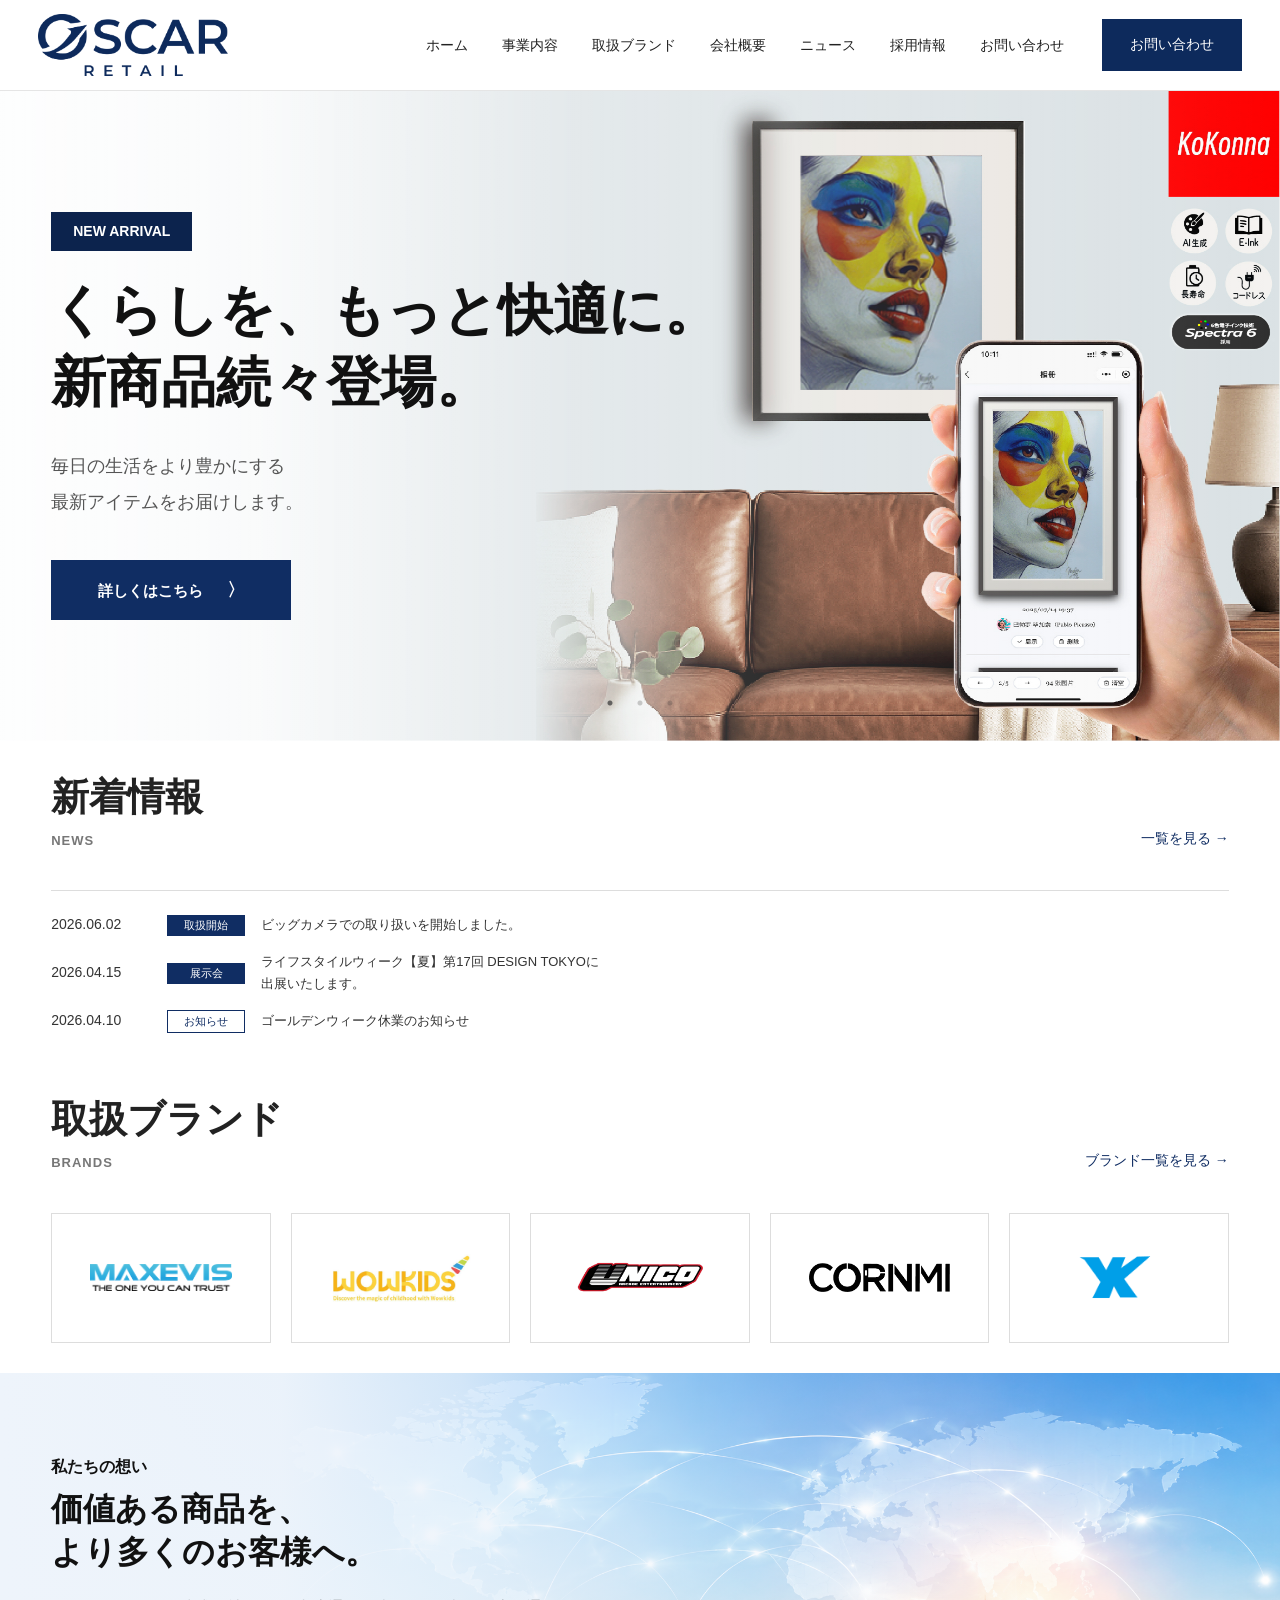
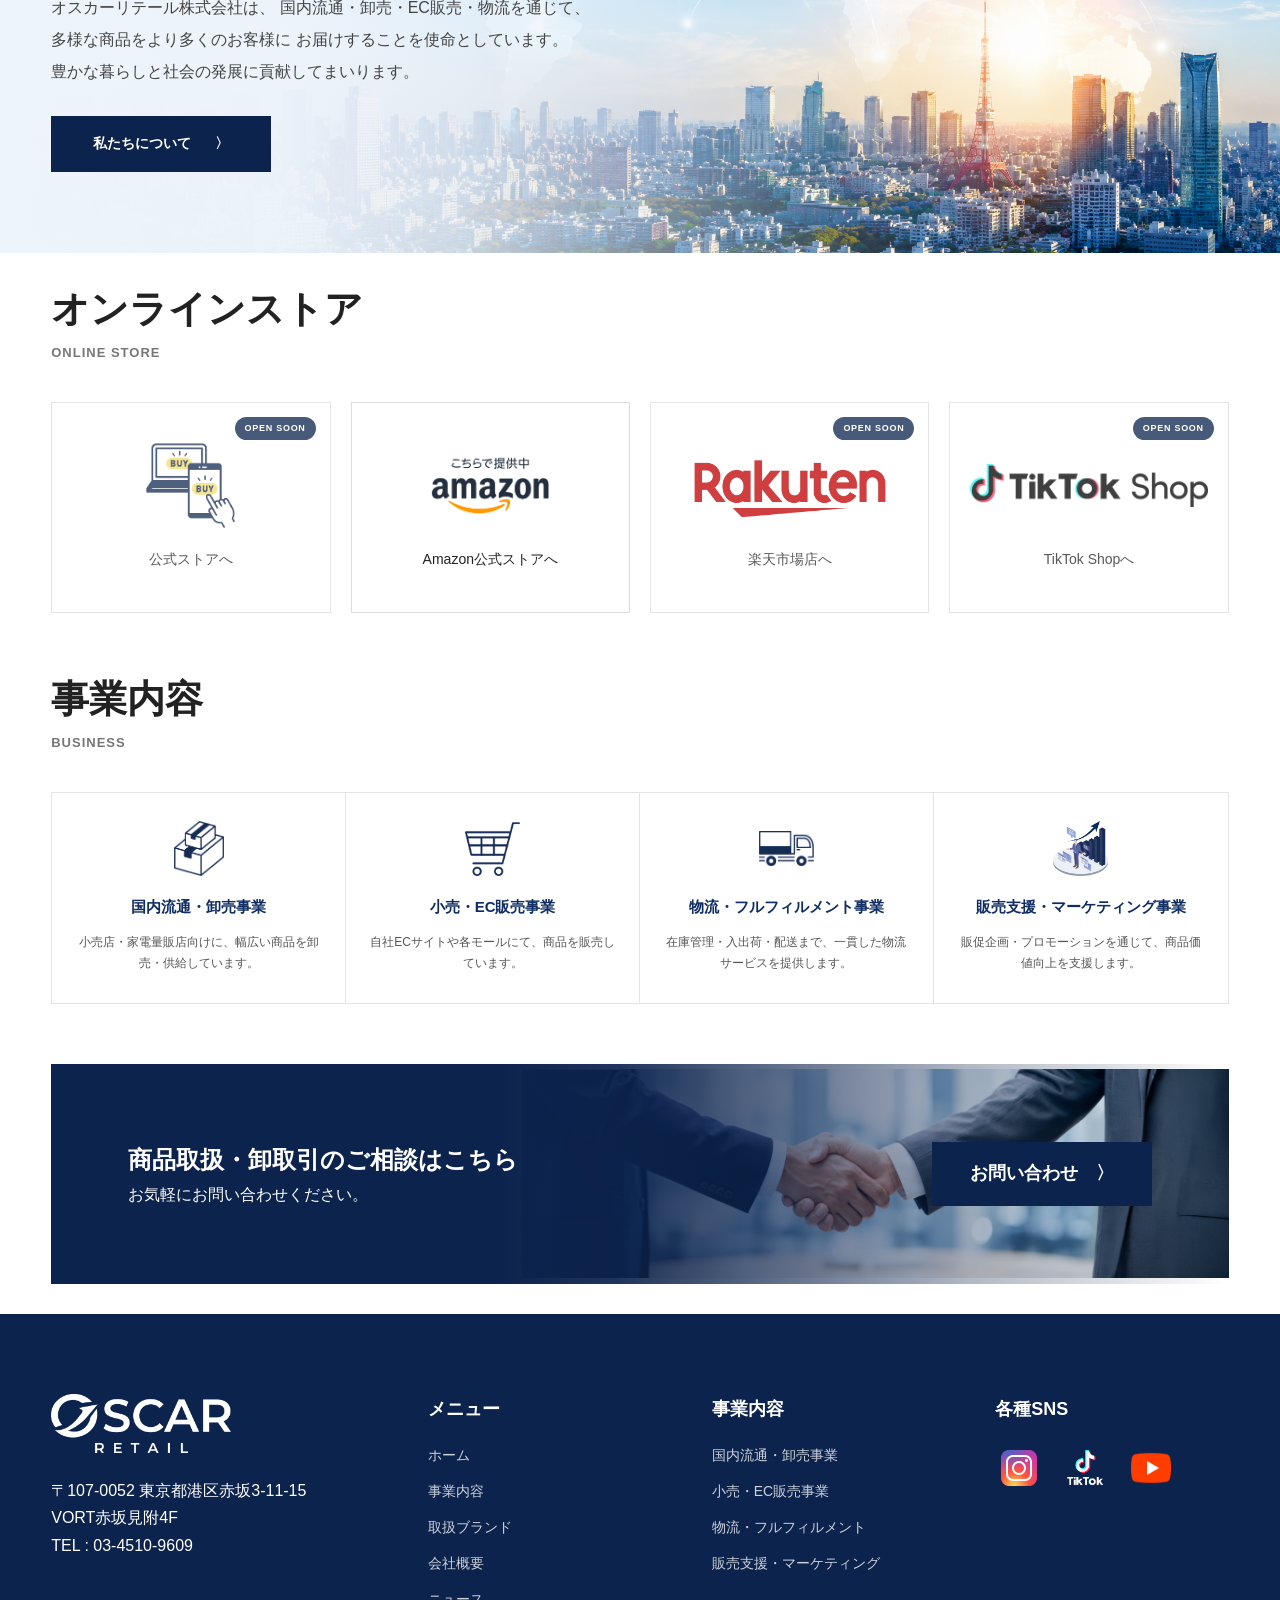
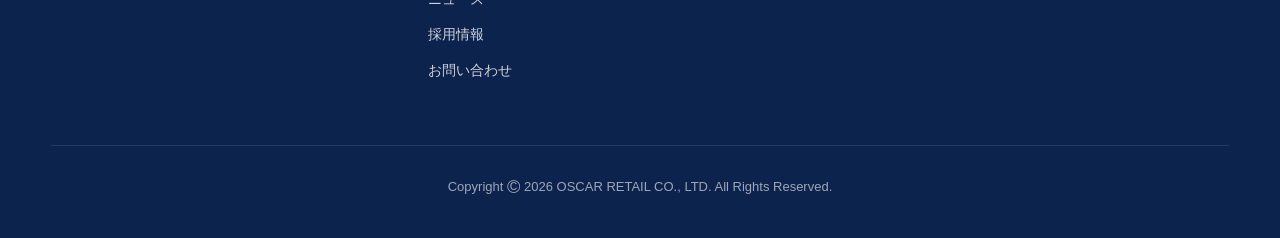
<file: index.html>
<!doctype html>
<html lang="ja">
<head>
  <meta charset="UTF-8" />
  <meta name="viewport" content="width=device-width, initial-scale=1.0" />
  <title>OSCAR RETAIL</title>
  <link rel="stylesheet" href="CSS/style.css">
  <link rel="preconnect" href="https://fonts.googleapis.com">
  <link rel="preconnect" href="https://fonts.gstatic.com" crossorigin>
  <link rel="stylesheet" href="CSS/slick.css">
<link rel="stylesheet" href="CSS/slick-theme.css">
<link rel="stylesheet" href="CSS/style.css">

</head>

<body>

  <!-- HEADER -->
<header class="header">

  <div class="header-inner">

    <a href="index.html" class="logo">

      <img src="images/retail_logo.png" alt="OSCAR RETAIL">

    </a>

    <!-- ハンバーガー -->
    <button class="menu-btn" id="menuBtn">
      <span></span>
      <span></span>
      <span></span>
    </button>

    <nav class="nav" id="globalNav">

      <ul>
        <li><a href="index.html">ホーム</a></li>
        <li><a href="business.html">事業内容</a></li>
        <li><a href="brands.html">取扱ブランド</a></li>
        <li><a href="company.html">会社概要</a></li>
        <li><a href="news.html">ニュース</a></li>
        <li><a href="recruit.html">採用情報</a></li>
        <li><a href="contact.html">お問い合わせ</a></li>
      </ul>

      <a href="contact.html" class="contact-btn">
        お問い合わせ
      </a>

    </nav>

  </div>

</header>

  <!-- HERO -->
<section class="hero">

  <div class="hero-slider">

<div class="hero-slide slide02"></div>

<div class="hero-slide slide03"></div>

 <div class="hero-slide slide01"></div>

  </div>

  <div class="hero-content">

    <span class="hero-label">NEW ARRIVAL</span>

    <h1>
      くらしを、もっと快適に。<br>
      新商品続々登場。
    </h1>

    <p>
      毎日の生活をより豊かにする<br>
      最新アイテムをお届けします。
    </p>

    <a href="news.html" class="hero-btn">
      詳しくはこちら
      <span>〉</span>
    </a>

  </div>

</section>

  <!-- NEWS -->
  <section>

    <div class="container">

      <div class="section-head">

        <h2 class="section-title">
          新着情報
          <span>NEWS</span>
        </h2>

        <a href="news.html" class="more-link">
          一覧を見る →
        </a>

      </div>

      <div class="news-list">

  <div class="news-column">

  <a href="news.html#biccamera" class="news-item">
    <div class="news-date">2026.06.02</div>
    <div class="news-category">取扱開始</div>
    <p>ビッグカメラでの取り扱いを開始しました。</p>
  </a>

  <a href="news.html#design-tokyo" class="news-item">
    <div class="news-date">2026.04.15</div>
    <div class="news-category">展示会</div>
    <p>ライフスタイルウィーク【夏】第17回 DESIGN TOKYOに出展いたします。</p>
  </a>

  <a href="news.html#gw" class="news-item">
    <div class="news-date">2026.04.10</div>
    <div class="news-category news-category-light">お知らせ</div>
    <p>ゴールデンウィーク休業のお知らせ</p>
  </a>

</div>

  </div>

<!-- NEWS 
  <div class="news-column">

    <div class="news-item">
      <div class="news-date">2026.05.07</div>
      <div class="news-category news-category-light">お知らせ</div>
      <p>コーポレートサイトをリニューアルしました。</p>
    </div>
	
	<div class="news-item">
      <div class="news-date">2026.05.07</div>
      <div class="news-category">展示会</div>
      <p>
	  広州交易会&深圳礼品展に参加しました。</p>
    </div>

  </div>-->

</div>

  </section>

  <!-- BRAND -->
  <section>

    <div class="container">

      <div class="section-head">

        <h2 class="section-title">
          取扱ブランド
          <span>BRANDS</span>
        </h2>

        <a href="brands.html" class="more-link">
          ブランド一覧を見る →
        </a>

      </div>

     <div class="brand-grid">

  <a href="brands.html#maxevis" class="brand-card">
    <img src="images/maxevis_logo.png" alt="MAXEVIS">
  </a>

  <a href="brands.html#wowkids" class="brand-card">
    <img src="images/wowkids_logo.png" alt="WOWKIDS">
  </a>

  <a href="brands.html#unico" class="brand-card">
    <img src="images/unico_logo.png" alt="UNICO">
  </a>

  <a href="brands.html#cornmi" class="brand-card">
    <img src="images/cornmi_logo.png" alt="CORNMI">
  </a>

  <a href="brands.html#yuko" class="brand-card">
    <img src="images/yuko_logo.png" alt="YUKO">
  </a>

</div>
    </div>

  </section>

 <!-- MESSAGE -->
<section class="concept-section">

 <!-- 私たちの想い背景
 <img src="images/concept-bg2.png" alt="" class="concept-bg">-->

  <div class="concept-overlay"></div>

  <div class="container concept-inner">

    <div class="concept-content">

      <p class="concept-subtitle">私たちの想い</p>

      <h2>
        価値ある商品を、<br>
        より多くのお客様へ。
      </h2>

      <p class="concept-text">
        オスカーリテール株式会社は、
        国内流通・卸売・EC販売・物流を通じて、<br>
        多様な商品をより多くのお客様に
        お届けすることを使命としています。<br>
        豊かな暮らしと社会の発展に貢献してまいります。
      </p>

      <a href="company.html" class="concept-btn">
        私たちについて
        <span>〉</span>
      </a>

    </div>

  </div>

</section>

  <!-- ONLINE STORE -->
  <section>

    <div class="container">

      <div class="section-head">

        <h2 class="section-title">
          オンラインストア
          <span>ONLINE STORE</span>
        </h2>

      </div>

      <div class="store-grid">

        <a href="javascript:void(0);" class="store-card is-coming">
		<span class="coming-badge">OPEN SOON</span>
          <img src="images/ecshop.png" alt="">
          <p>公式ストアへ</p>
        </a>

        <a href="https://www.amazon.co.jp/b?node=26286483051&ie=UTF8&marketplaceID=A1VC38T7YXB528&me=A2MOR02J39QCSZ" class="store-card">
          <img src="images/amazon.png" alt="">
          <p>Amazon公式ストアへ</p>
        </a>

        <a href="javascript:void(0);" class="store-card is-coming">
  <span class="coming-badge">OPEN SOON</span>
  <img src="images/rakuten.png" alt="">
  <p>楽天市場店へ</p>
</a>

        <a href="javascript:void(0);" class="store-card is-coming">
  <span class="coming-badge">OPEN SOON</span>
  <img src="images/tiktokshop.png" alt="">
  <p>TikTok Shopへ</p>
</a>

      </div>

    </div>

  </section>

  <!-- BUSINESS -->
  <section>

    <div class="container">

      <div class="section-head">

        <h2 class="section-title">
          事業内容
          <span>BUSINESS</span>
        </h2>

      </div>

     <div class="business-grid">

  <div class="business-card">
    <div class="business-icon">
      <img src="images/box.png" alt="ダンボールアイコン">
    </div>
    <h3>国内流通・卸売事業</h3>
    <p>小売店・家電量販店向けに、幅広い商品を卸売・供給しています。</p>
  </div>

  <div class="business-card">
    <div class="business-icon">
      <img src="images/cart.png" alt="カートアイコン">
    </div>
    <h3>小売・EC販売事業</h3>
    <p>自社ECサイトや各モールにて、商品を販売しています。</p>
  </div>

  <div class="business-card">
    <div class="business-icon">
      <img src="images/truck.png" alt="トラックアイコン">
    </div>
    <h3>物流・フルフィルメント事業</h3>
    <p>在庫管理・入出荷・配送まで、一貫した物流サービスを提供します。</p>
  </div>

  <div class="business-card">
    <div class="business-icon">
      <img src="images/chart.png" alt="グラフアイコン">
    </div>
    <h3>販売支援・マーケティング事業</h3>
    <p>販促企画・プロモーションを通じて、商品価値向上を支援します。</p>
  </div>

</div>

    </div>

  </section>

 
<!-- CTA -->
<section class="cta-banner">

  <div class="cta-inner">

    <div class="cta-text">
      <h2>商品取扱・卸取引のご相談はこちら</h2>
      <p>お気軽にお問い合わせください。</p>
    </div>

    <a href="contact.html" class="cta-btn">
      お問い合わせ
      <span>〉</span>
    </a>

  </div>

</section>

  <!-- FOOTER -->
  <footer>

    <div class="container">

      <div class="footer-inner">

        <div>
          <div class="footer-logo">
            <img src="images/retail_logowhite.png" alt="OSCAR RETAIL">
          </div>
		  <p>
            〒107-0052 東京都港区赤坂3-11-15 
			<br>VORT赤坂見附4F
			<br>TEL : 03-4510-9609
          </p>
        </div>

        <div>
          <h3 class="footer-title">
            メニュー
          </h3>

          <ul class="footer-menu">
            <li><a href="index.html">ホーム</a></li>
    <li><a href="business.html">事業内容</a></li>
    <li><a href="brands.html">取扱ブランド</a></li>
    <li><a href="company.html">会社概要</a></li>
    <li><a href="news.html">ニュース</a></li>
	 <li><a href="recruit.html">採用情報</a></li>
	  <li><a href="contact.html">お問い合わせ</a></li>
          </ul>
        </div>

        <div>
          <h3 class="footer-title">
            事業内容
          </h3>

          <ul class="footer-menu">
            <li>国内流通・卸売事業</li>
            <li>小売・EC販売事業</li>
            <li>物流・フルフィルメント</li>
            <li>販売支援・マーケティング</li>
          </ul>
        </div>

        <div>
          <h3 class="footer-title">
            各種SNS
          </h3>

          <ul class="footer-sns">
           <li>
      <a href="https://www.instagram.com/oscarjapan.inc">
        <img src="images/instagram_icon.png" alt="Instagram">
      </a>
    </li>

    <li>
      <a href="#">
        <img src="images/tiktok_icon.png" alt="TikTok">
      </a>
    </li>

    <li>
      <a href="https://www.youtube.com/@Oscar_Japan">
        <img src="images/youtube_icon.png" alt="YouTube">
      </a>
    </li>
          </ul>
        </div>

      </div>

      <div class="copyright">
  <p>
    Copyright <span class="copy-mark">&copy;</span> 2026 OSCAR RETAIL CO., LTD. All Rights Reserved.
  </p>
</div>

    </div>

  </footer>
<script src="js/jquery-3.7.1.min.js"></script>
<script src="js/slick.min.js"></script>

<script>
$(function(){

  $('.hero-slider').slick({
    autoplay:true,
    autoplaySpeed:4000,
    speed:1200,
    fade:true,
    arrows:false,
    dots:true,
    pauseOnHover:false
  });

});
</script>
<script src="js/jquery-3.7.1.min.js"></script>
<script src="js/slick.min.js"></script>
<script src="js/main.js"></script>

</body>
</html>
</body>
</html>
</file>
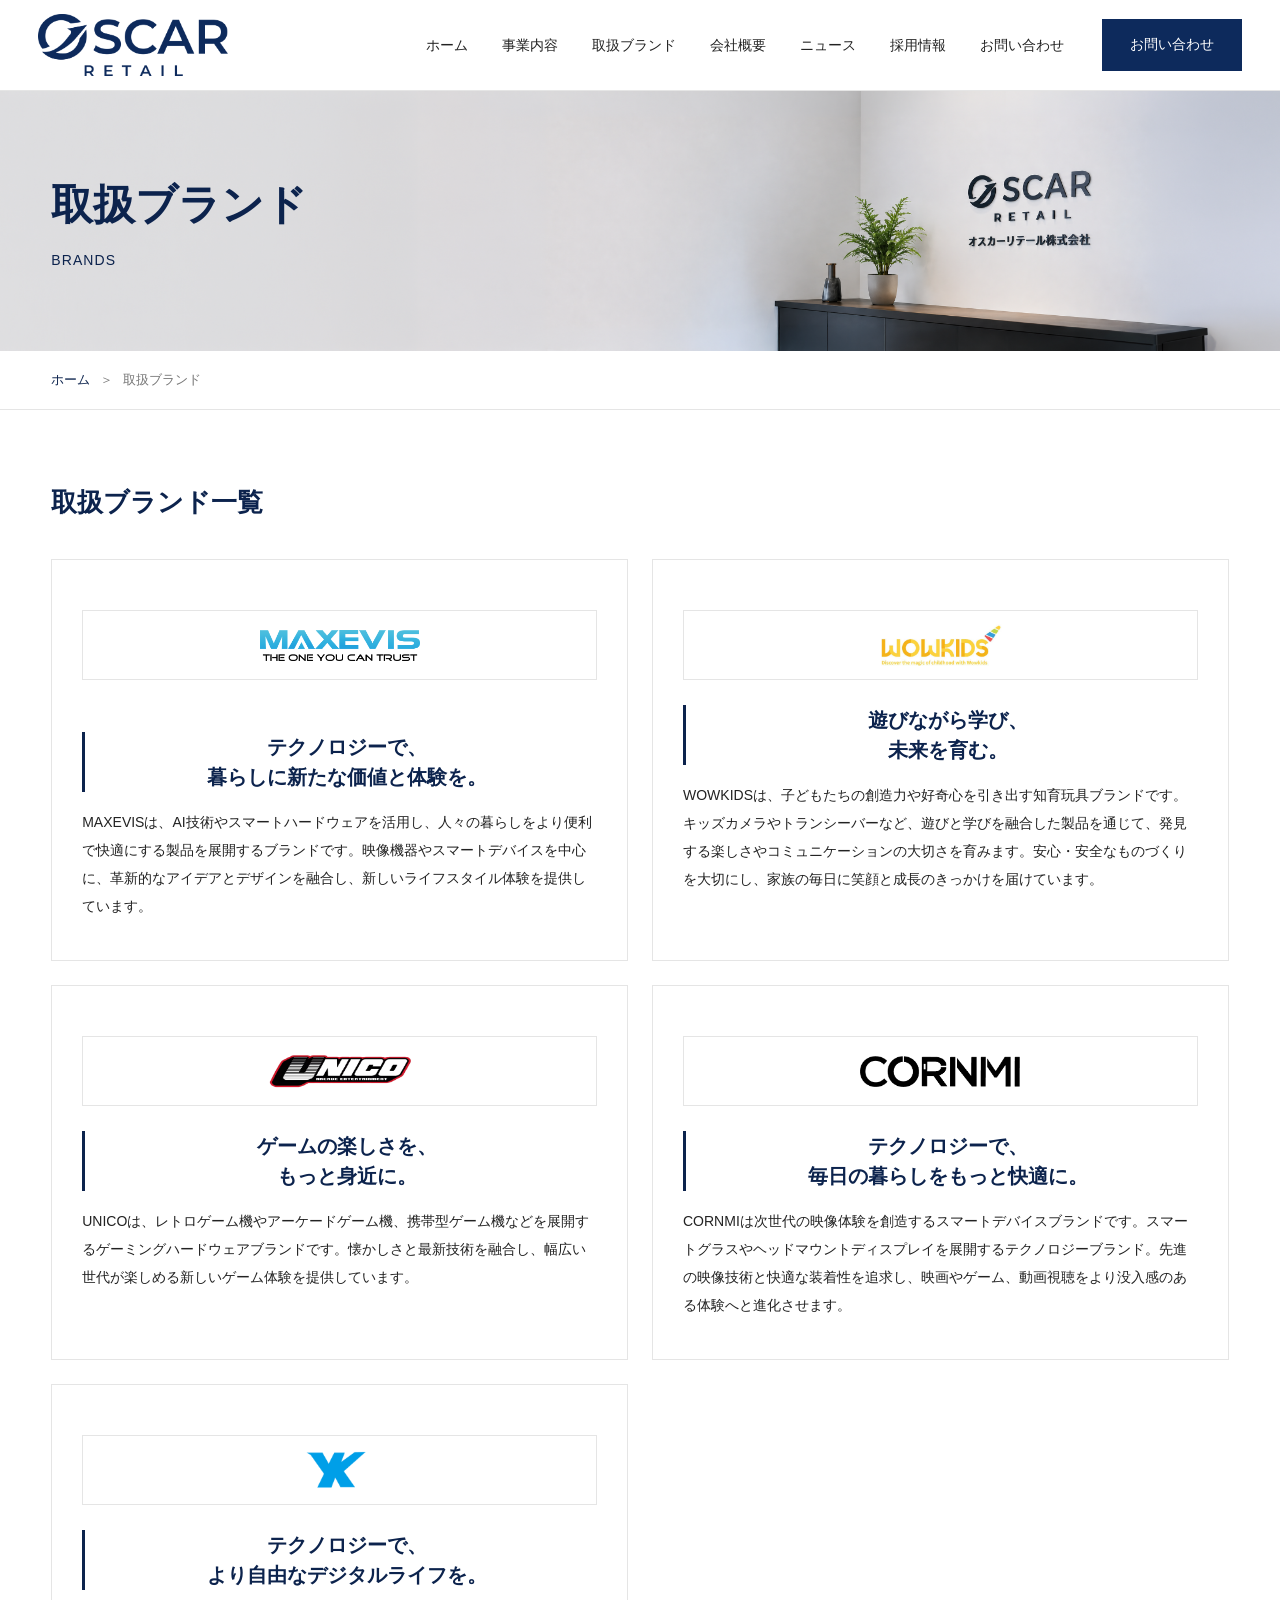
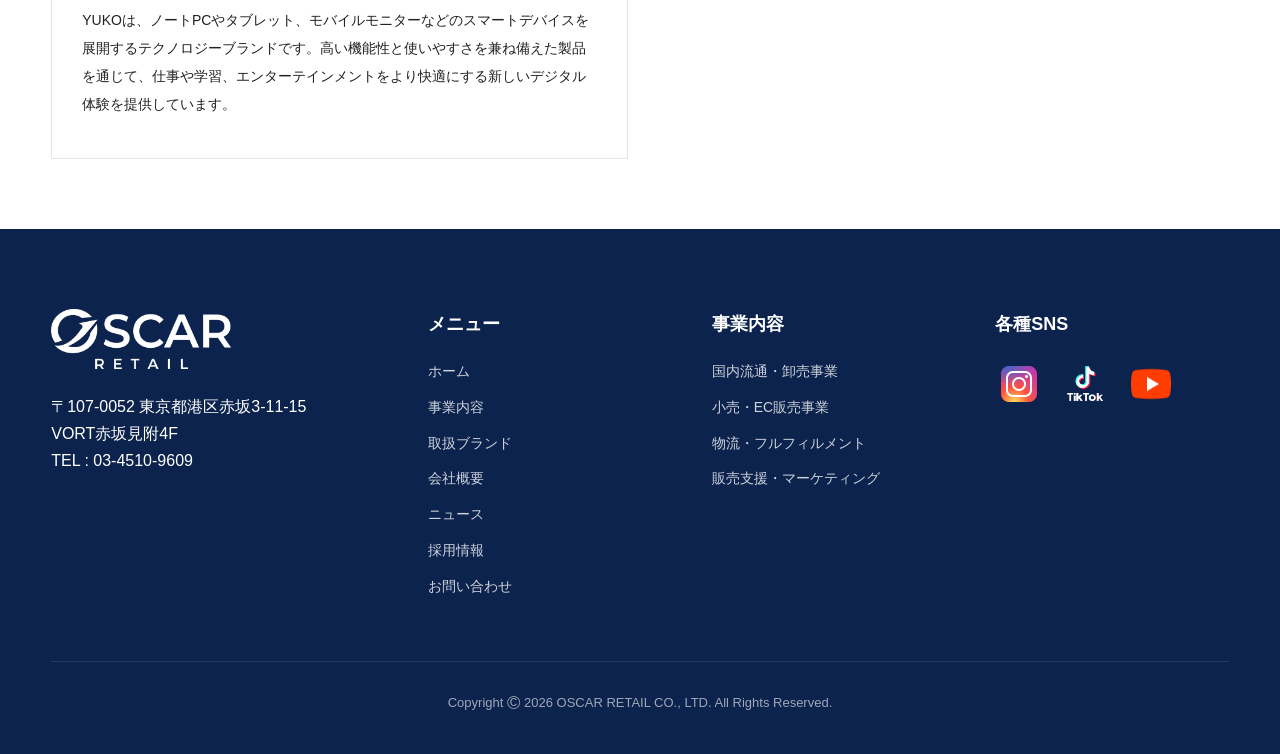
<file: brands.html>
<!doctype html>
<html lang="ja">
<head>
  <meta charset="UTF-8">
  <meta name="viewport" content="width=device-width, initial-scale=1.0">
  <title>取扱ブランド｜OSCAR RETAIL</title>
  <link rel="stylesheet" href="CSS/style.css">
</head>

<body>

<header class="header">

  <div class="header-inner">

      <a href="index.html" class="logo">

      <img src="images/retail_logo.png" alt="OSCAR RETAIL">
    </a>

    <!-- ハンバーガー -->
    <button class="menu-btn" id="menuBtn">
      <span></span>
      <span></span>
      <span></span>
    </button>

    <nav class="nav" id="globalNav">

      <ul>
        <li><a href="index.html">ホーム</a></li>
        <li><a href="business.html">事業内容</a></li>
        <li><a href="brands.html">取扱ブランド</a></li>
        <li><a href="company.html">会社概要</a></li>
        <li><a href="news.html">ニュース</a></li>
        <li><a href="recruit.html">採用情報</a></li>
        <li><a href="contact.html">お問い合わせ</a></li>
      </ul>

      <a href="contact.html" class="contact-btn">
        お問い合わせ
      </a>

    </nav>

  </div>

</header>

<section class="page-visual">
  <div class="container page-visual-inner">
    <div>
      <h1>取扱ブランド</h1>
      <p>BRANDS</p>
    </div>
  </div>
</section>

<div class="breadcrumb">
  <div class="container">
    <a href="index.html">ホーム</a><span>＞</span><span>取扱ブランド</span>
  </div>
</div>

<section class="sub-section">
  <div class="container">

    <h2 class="company-section-title">
      取扱ブランド一覧
    </h2>

    <div class="brand-page-grid">

      <div class="brand-page-card" id="maxevis">

        <div class="brand-page-logo">
          <img src="images/maxevis_logo.png" alt="MAXEVIS">
        </div>

　　　　　　 <h3 class="brand-catch">テクノロジーで、<br>暮らしに新たな価値と体験を。</h3>
        <p>
          MAXEVISは、AI技術やスマートハードウェアを活用し、人々の暮らしをより便利で快適にする製品を展開するブランドです。映像機器やスマートデバイスを中心に、革新的なアイデアとデザインを融合し、新しいライフスタイル体験を提供しています。
        </p>

      </div>


      <div class="brand-page-card" id="wowkids">

        <div class="brand-page-logo">
          <img src="images/wowkids_logo.png" alt="WOWKIDS">
        </div>
		 <h3 class="brand-catch">遊びながら学び、<br>未来を育む。</h3>
        <p>
          WOWKIDSは、子どもたちの創造力や好奇心を引き出す知育玩具ブランドです。キッズカメラやトランシーバーなど、遊びと学びを融合した製品を通じて、発見する楽しさやコミュニケーションの大切さを育みます。安心・安全なものづくりを大切にし、家族の毎日に笑顔と成長のきっかけを届けています。
        </p>

      </div>


      <div class="brand-page-card" id="unico">

        <div class="brand-page-logo">
          <img src="images/unico_logo.png" alt="UNICO">
        </div>
		 <h3 class="brand-catch">ゲームの楽しさを、<br>もっと身近に。</h3>
        <p>
          UNICOは、レトロゲーム機やアーケードゲーム機、携帯型ゲーム機などを展開するゲーミングハードウェアブランドです。懐かしさと最新技術を融合し、幅広い世代が楽しめる新しいゲーム体験を提供しています。
        </p>

      </div>


      <div class="brand-page-card" id="cornmi">

        <div class="brand-page-logo">
          <img src="images/cornmi_logo.png" alt="CORNMI">
        </div>
		 <h3 class="brand-catch">
         テクノロジーで、<br>毎日の暮らしをもっと快適に。</h3>
        <p>
          CORNMIは次世代の映像体験を創造するスマートデバイスブランドです。スマートグラスやヘッドマウントディスプレイを展開するテクノロジーブランド。先進の映像技術と快適な装着性を追求し、映画やゲーム、動画視聴をより没入感のある体験へと進化させます。
        </p>

      </div>


      <div class="brand-page-card" id="yuko">

        <div class="brand-page-logo">
          <img src="images/yuko_logo.png" alt="YUKO">
        </div>
		 <h3 class="brand-catch">テクノロジーで、<br>より自由なデジタルライフを。</h3>
        <p>
          YUKOは、ノートPCやタブレット、モバイルモニターなどのスマートデバイスを展開するテクノロジーブランドです。高い機能性と使いやすさを兼ね備えた製品を通じて、仕事や学習、エンターテインメントをより快適にする新しいデジタル体験を提供しています。
        </p>

      </div>

    </div>

  </div>
</section>

 <!-- FOOTER -->
  <footer>

    <div class="container">

      <div class="footer-inner">

        <div>
          <div class="footer-logo">
            <img src="images/retail_logowhite.png" alt="OSCAR RETAIL">
          </div>
		  <p>
            〒107-0052 東京都港区赤坂3-11-15 
			<br>VORT赤坂見附4F
			<br>TEL : 03-4510-9609
          </p>
        </div>

        <div>
          <h3 class="footer-title">
            メニュー
          </h3>

          <ul class="footer-menu">
            <li><a href="index.html">ホーム</a></li>
    <li><a href="business.html">事業内容</a></li>
    <li><a href="brands.html">取扱ブランド</a></li>
    <li><a href="company.html">会社概要</a></li>
    <li><a href="news.html">ニュース</a></li>
	 <li><a href="recruit.html">採用情報</a></li>
	  <li><a href="contact.html">お問い合わせ</a></li>
          </ul>
        </div>

        <div>
          <h3 class="footer-title">
            事業内容
          </h3>

          <ul class="footer-menu">
            <li>国内流通・卸売事業</li>
            <li>小売・EC販売事業</li>
            <li>物流・フルフィルメント</li>
            <li>販売支援・マーケティング</li>
          </ul>
        </div>

        <div>
          <h3 class="footer-title">
            各種SNS
          </h3>

        <ul class="footer-sns">
           <li>
      <a href="https://www.instagram.com/oscarjapan.inc">
        <img src="images/instagram_icon.png" alt="Instagram">
      </a>
    </li>

    <li>
      <a href="#">
        <img src="images/tiktok_icon.png" alt="TikTok">
      </a>
    </li>

    <li>
      <a href="https://www.youtube.com/@Oscar_Japan">
        <img src="images/youtube_icon.png" alt="YouTube">
      </a>
    </li>
          </ul>
        </div>

      </div>

      <div class="copyright">
         <p>
    Copyright <span class="copy-mark">&copy;</span> 2026 OSCAR RETAIL CO., LTD. All Rights Reserved.
  </p>
      </div>

    </div>

  </footer>
<script src="js/main.js"></script>
</body>
</html>
</file>
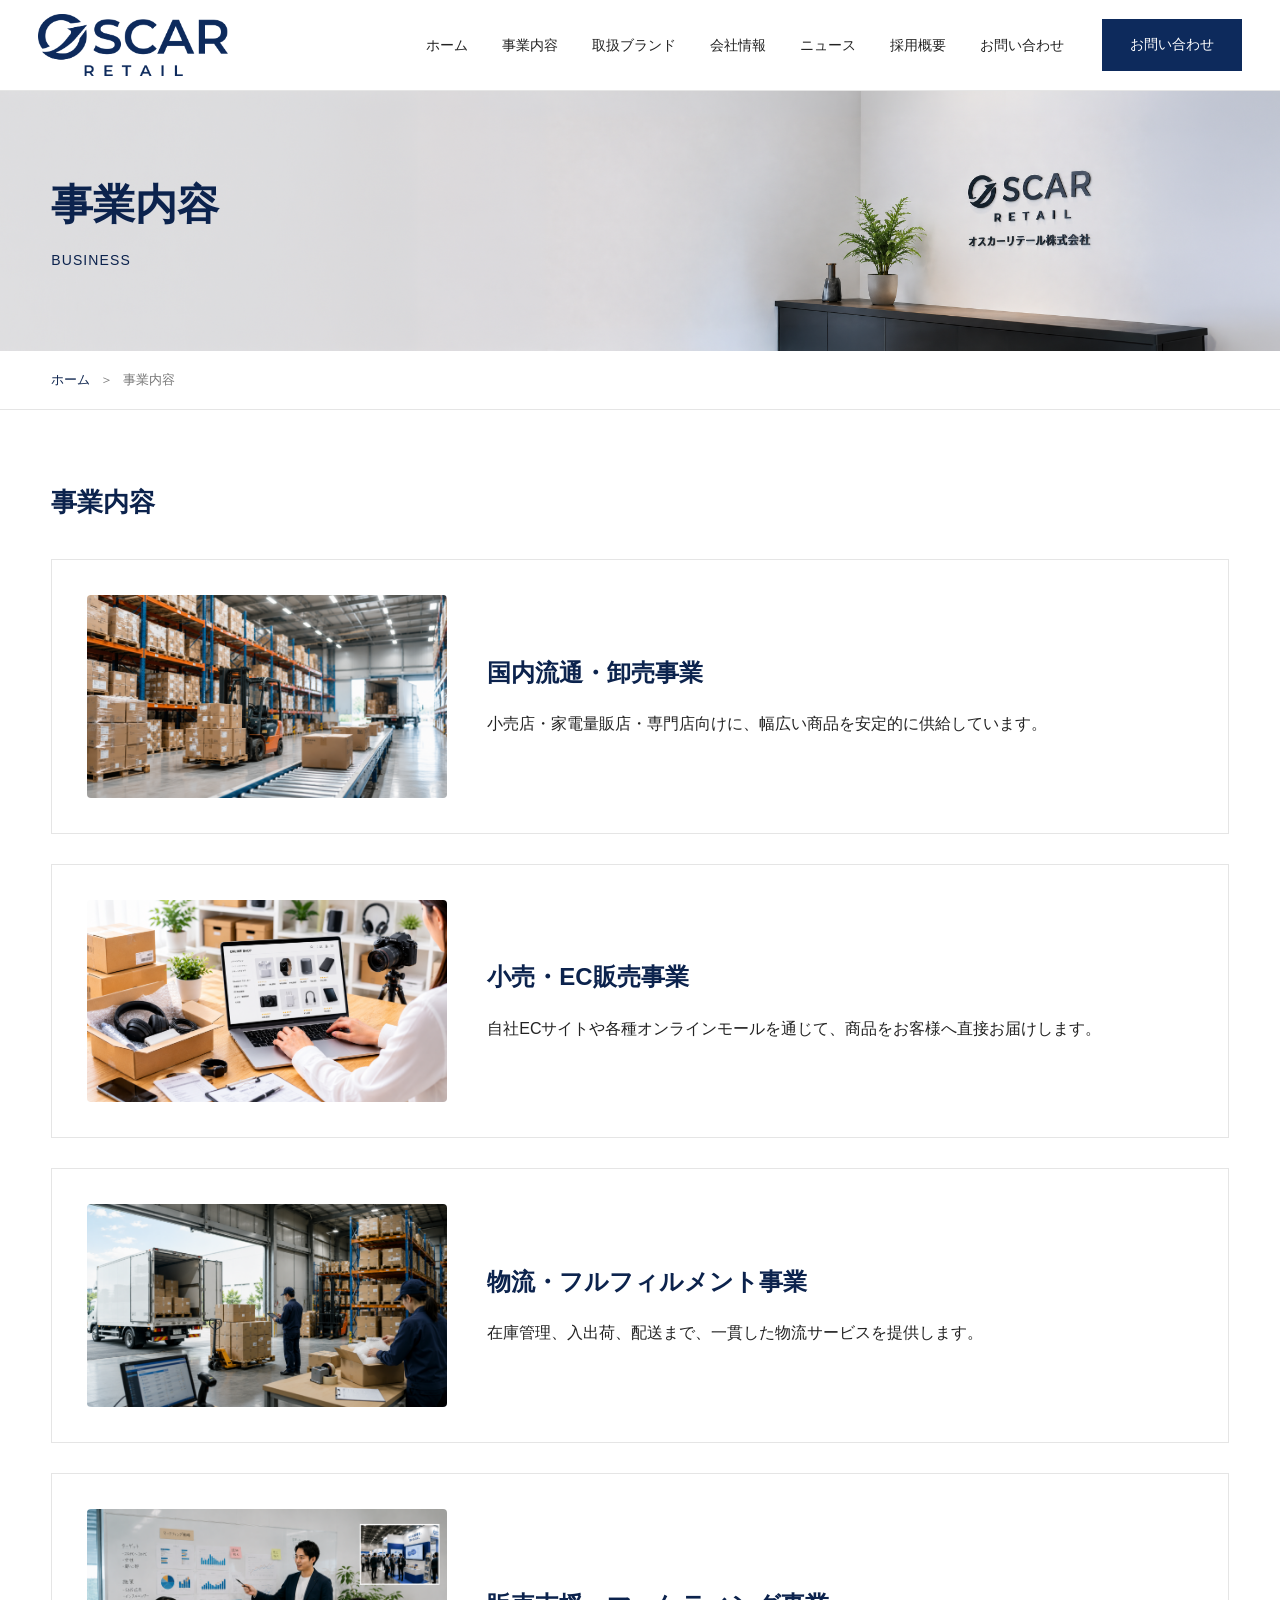
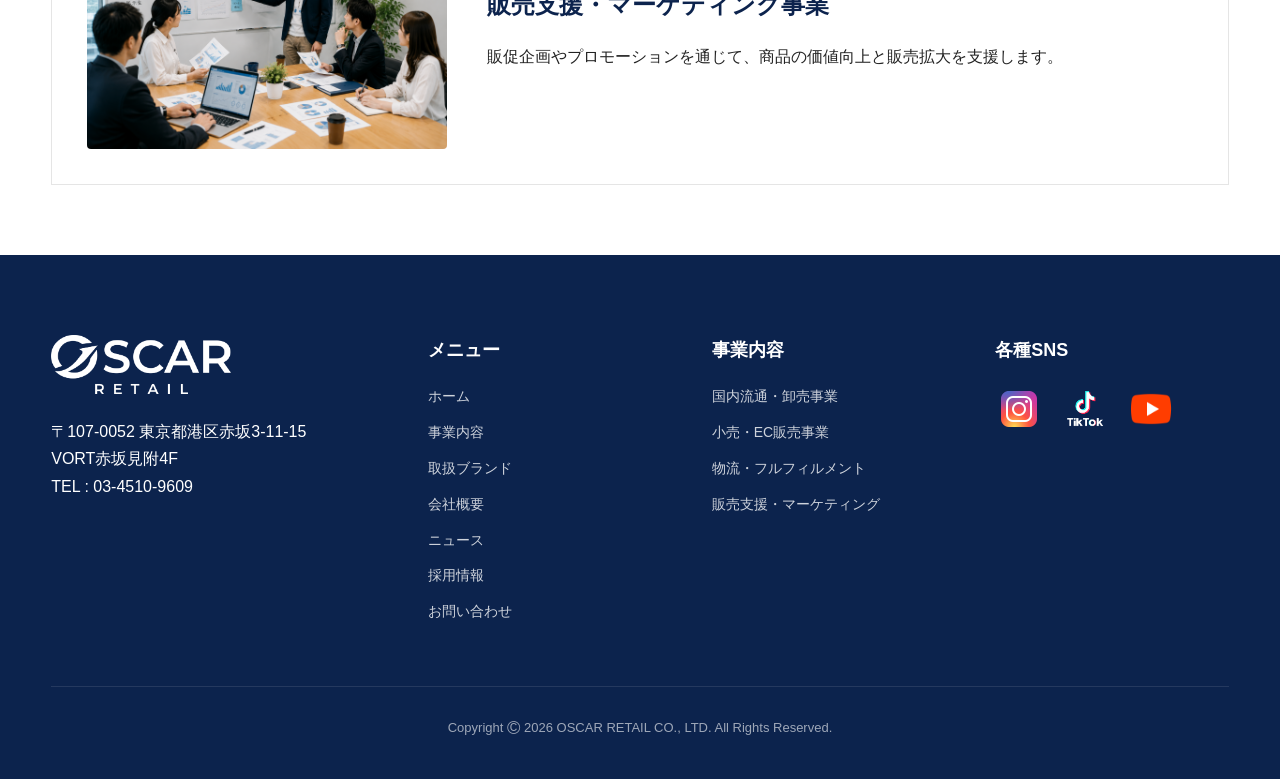
<file: business.html>
<!doctype html>
<html lang="ja">
<head>
  <meta charset="UTF-8">
  <meta name="viewport" content="width=device-width, initial-scale=1.0">
  <title>事業内容｜OSCAR RETAIL</title>
  <link rel="stylesheet" href="CSS/style.css">
</head>

<body>

<header class="header">

  <div class="header-inner">

     <a href="index.html" class="logo">

      <img src="images/retail_logo.png" alt="OSCAR RETAIL">
    </a>

    <!-- ハンバーガー -->
    <button class="menu-btn" id="menuBtn">
      <span></span>
      <span></span>
      <span></span>
    </button>

    <nav class="nav" id="globalNav">

      <ul>
        <li><a href="index.html">ホーム</a></li>
        <li><a href="business.html">事業内容</a></li>
        <li><a href="brands.html">取扱ブランド</a></li>
        <li><a href="company.html">会社情報</a></li>
        <li><a href="news.html">ニュース</a></li>
        <li><a href="recruit.html">採用概要</a></li>
        <li><a href="contact.html">お問い合わせ</a></li>
      </ul>

      <a href="contact.html" class="contact-btn">
        お問い合わせ
      </a>

    </nav>

  </div>

</header>

<section class="page-visual">
  <div class="container page-visual-inner">
    <div>
      <h1>事業内容</h1>
      <p>BUSINESS</p>
    </div>
  </div>
</section>

<div class="breadcrumb">
  <div class="container">
    <a href="index.html">ホーム</a><span>＞</span><span>事業内容</span>
  </div>
</div>

<section class="sub-section">
  <div class="container">
    <h2 class="company-section-title">事業内容</h2>

    <div class="business-page-list">

     <div class="business-page-card">
  <div class="business-page-img">
    <img src="images/business-wholesale.png" alt="国内流通・卸売事業">
  </div>
  <div>
    <h3>国内流通・卸売事業</h3>
    <p>小売店・家電量販店・専門店向けに、幅広い商品を安定的に供給しています。</p>
  </div>
</div>

<div class="business-page-card">
  <div class="business-page-img">
    <img src="images/business-ec.png" alt="小売・EC販売事業">
  </div>
  <div>
    <h3>小売・EC販売事業</h3>
    <p>自社ECサイトや各種オンラインモールを通じて、商品をお客様へ直接お届けします。</p>
  </div>
</div>

<div class="business-page-card">
  <div class="business-page-img">
    <img src="images/business-logistics.png" alt="物流・フルフィルメント事業">
  </div>
  <div>
    <h3>物流・フルフィルメント事業</h3>
    <p>在庫管理、入出荷、配送まで、一貫した物流サービスを提供します。</p>
  </div>
</div>

<div class="business-page-card">
  <div class="business-page-img">
    <img src="images/business-marketing.png" alt="販売支援・マーケティング事業">
  </div>
  <div>
    <h3>販売支援・マーケティング事業</h3>
    <p>販促企画やプロモーションを通じて、商品の価値向上と販売拡大を支援します。</p>
  </div>
</div>

    </div>
  </div>
</section>

 <!-- FOOTER -->
  <footer>

    <div class="container">

      <div class="footer-inner">

        <div>
          <div class="footer-logo">
            <img src="images/retail_logowhite.png" alt="OSCAR RETAIL">
          </div>
		  <p>
            〒107-0052 東京都港区赤坂3-11-15 
			<br>VORT赤坂見附4F
			<br>TEL : 03-4510-9609
          </p>
        </div>

        <div>
          <h3 class="footer-title">
            メニュー
          </h3>

          <ul class="footer-menu">
            <li><a href="index.html">ホーム</a></li>
    <li><a href="business.html">事業内容</a></li>
    <li><a href="brands.html">取扱ブランド</a></li>
    <li><a href="company.html">会社概要</a></li>
    <li><a href="news.html">ニュース</a></li>
	 <li><a href="recruit.html">採用情報</a></li>
	  <li><a href="contact.html">お問い合わせ</a></li>
          </ul>
        </div>

        <div>
          <h3 class="footer-title">
            事業内容
          </h3>

          <ul class="footer-menu">
            <li>国内流通・卸売事業</li>
            <li>小売・EC販売事業</li>
            <li>物流・フルフィルメント</li>
            <li>販売支援・マーケティング</li>
          </ul>
        </div>

        <div>
          <h3 class="footer-title">
            各種SNS
          </h3>

          <ul class="footer-sns">
           <li>
      <a href="https://www.instagram.com/oscarjapan.inc">
        <img src="images/instagram_icon.png" alt="Instagram">
      </a>
    </li>

    <li>
      <a href="#">
        <img src="images/tiktok_icon.png" alt="TikTok">
      </a>
    </li>

    <li>
      <a href="https://www.youtube.com/@Oscar_Japan">
        <img src="images/youtube_icon.png" alt="YouTube">
      </a>
    </li>
          </ul>
        </div>

      </div>

      <div class="copyright">
       <p>
    Copyright <span class="copy-mark">&copy;</span> 2026 OSCAR RETAIL CO., LTD. All Rights Reserved.
  </p>
      </div>

    </div>

  </footer>
<script src="js/main.js"></script>
</body>
</html>
</file>
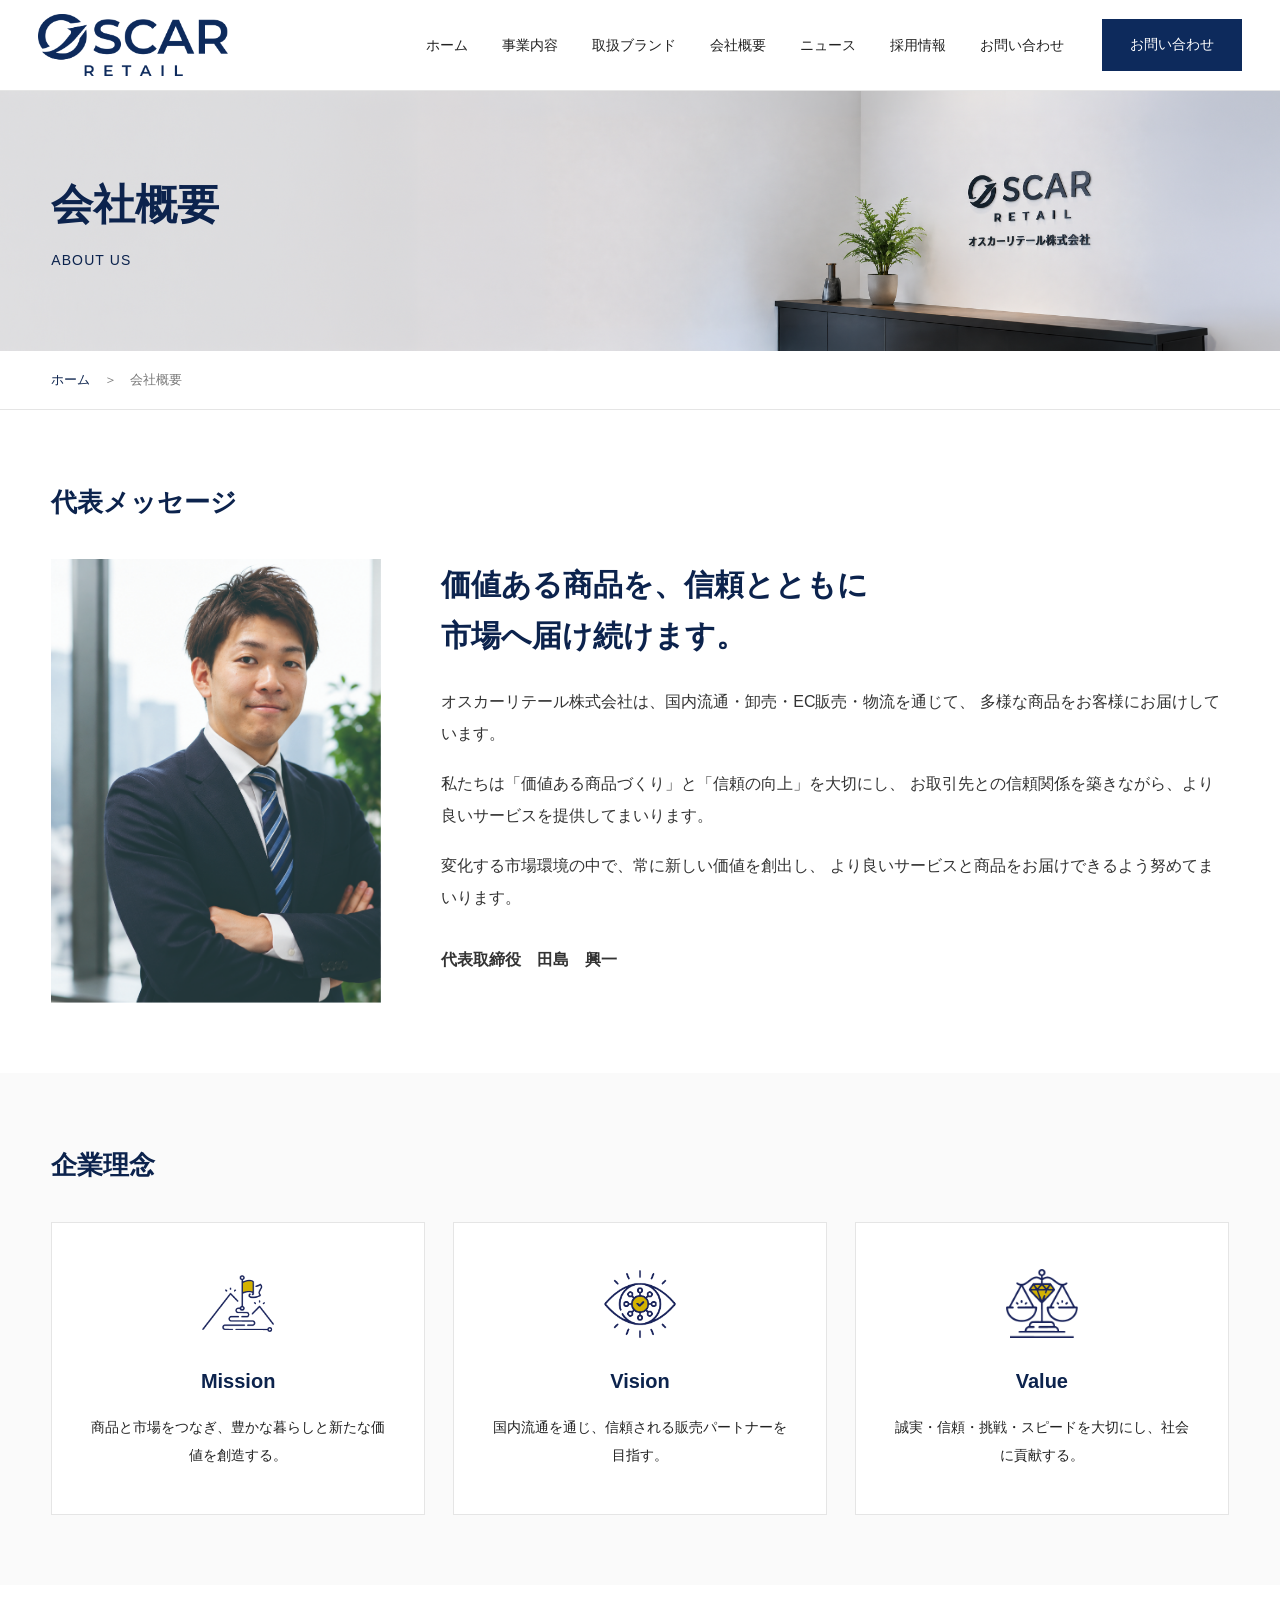
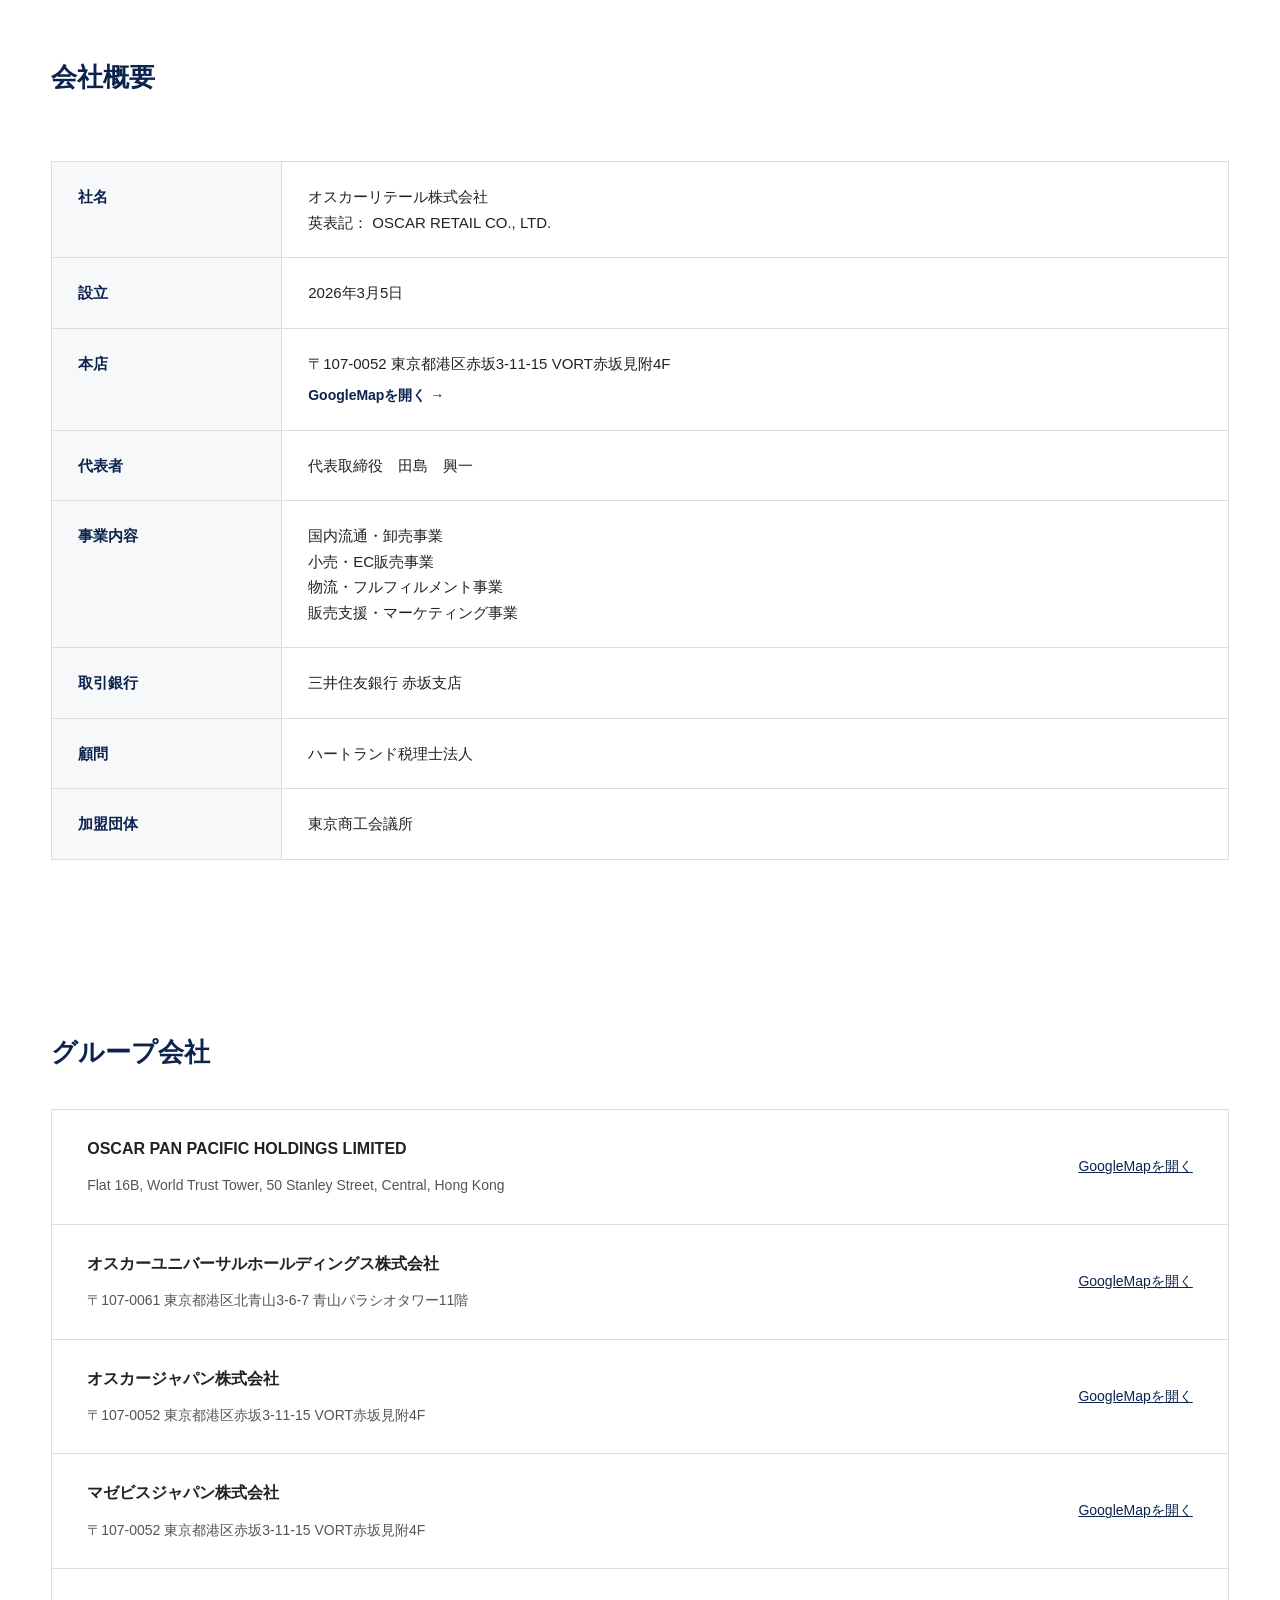
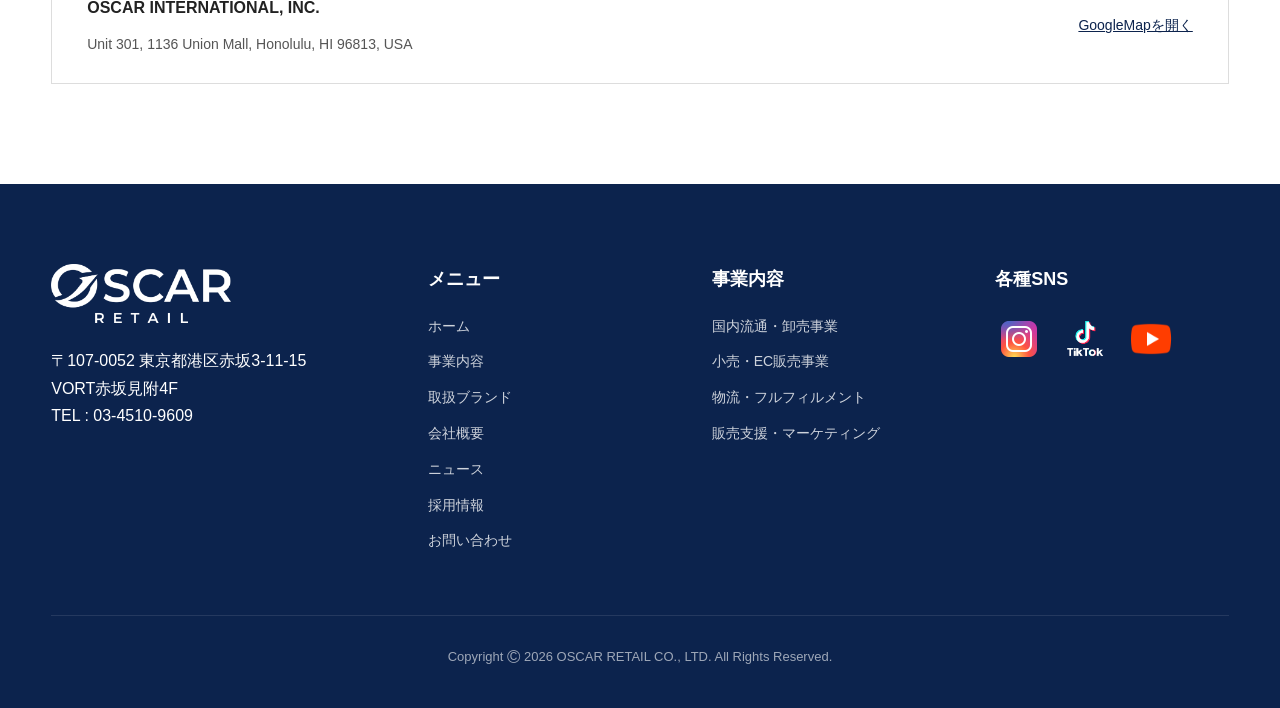
<file: company.html>
<!doctype html>
<html lang="ja">
<head>
  <meta charset="UTF-8" />
  <meta name="viewport" content="width=device-width, initial-scale=1.0" />

  <title>会社概要｜OSCAR RETAIL</title>

  <link rel="stylesheet" href="CSS/style.css">
</head>

<body>

  <!-- header -->
  <header class="header">

  <div class="header-inner">

      <a href="index.html" class="logo">

      <img src="images/retail_logo.png" alt="OSCAR RETAIL">
    </a>

    <!-- ハンバーガー -->
    <button class="menu-btn" id="menuBtn">
      <span></span>
      <span></span>
      <span></span>
    </button>

    <nav class="nav" id="globalNav">

      <ul>
        <li><a href="index.html">ホーム</a></li>
        <li><a href="business.html">事業内容</a></li>
        <li><a href="brands.html">取扱ブランド</a></li>
        <li><a href="company.html">会社概要</a></li>
        <li><a href="news.html">ニュース</a></li>
        <li><a href="recruit.html">採用情報</a></li>
        <li><a href="contact.html">お問い合わせ</a></li>
      </ul>

      <a href="contact.html" class="contact-btn">
        お問い合わせ
      </a>

    </nav>

  </div>

</header>

  <!-- page visual -->
  <section class="page-visual">
    <div class="container page-visual-inner">
      <div>
        <h1>会社概要</h1>
        <p>ABOUT US</p>
      </div>
    </div>
  </section>

  <!-- breadcrumb -->
  <div class="breadcrumb">
    <div class="container">
      <a href="index.html">ホーム</a>
      <span>＞</span>
      <span>会社概要</span>
    </div>
  </div>

  <!-- message -->
  <section class="company-message">
    <div class="container">

      <h2 class="company-section-title">代表メッセージ</h2>

      <div class="message-layout">

        <div class="message-photo">
          <img src="images/ceophoto.jpg" alt="代表写真">
        </div>

        <div class="message-body">
          <h3>
            価値ある商品を、信頼とともに<br>
            市場へ届け続けます。
          </h3>

          <p>
            オスカーリテール株式会社は、国内流通・卸売・EC販売・物流を通じて、
            多様な商品をお客様にお届けしています。
          </p>

          <p>
            私たちは「価値ある商品づくり」と「信頼の向上」を大切にし、
            お取引先との信頼関係を築きながら、より良いサービスを提供してまいります。
          </p>

          <p>
            変化する市場環境の中で、常に新しい価値を創出し、
            より良いサービスと商品をお届けできるよう努めてまいります。
          </p>

          <p class="president-name">
            代表取締役　田島　興一
          </p>
        </div>

      </div>

    </div>
  </section>

  <!-- philosophy -->
  <section class="philosophy">
    <div class="container">

      <h2 class="company-section-title">企業理念</h2>

      <div class="philosophy-grid">

        <div class="philosophy-card">
          <div class="philosophy-icon">
		    <img src="images/mission.png" alt="Mission"></div>
          <h3>Mission</h3>
          <p>
            商品と市場をつなぎ、豊かな暮らしと新たな価値を創造する。
          </p>
        </div>

        <div class="philosophy-card">
          <div class="philosophy-icon"><img src="images/vision.png" alt="Vision"></div>
          <h3>Vision</h3>
          <p>
            国内流通を通じ、信頼される販売パートナーを目指す。
          </p>
        </div>

        <div class="philosophy-card">
          <div class="philosophy-icon"><img src="images/value.png" alt="Value"></div>
          <h3>Value</h3>
          <p>
            誠実・信頼・挑戦・スピードを大切にし、社会に貢献する。
          </p>
        </div>

      </div>

    </div>
  </section>

  <!-- profile -->
  <section class="company-profile">
    <div class="container">

      <h2 class="company-section-title">会社概要</h2>

      <table class="company-table">
        <tr>
          <th>社名</th>
          <td>オスカーリテール株式会社
		  <br>英表記： OSCAR RETAIL CO., LTD.
</td>
        </tr>

        <tr>
          <th>設立</th>
          <td>2026年3月5日</td>
        </tr>

　　　　　<tr>
  <th>本店</th>
  <td>
    〒107-0052 東京都港区赤坂3-11-15 VORT赤坂見附4F
    <br>
    <a
      href="https://maps.app.goo.gl/fkZvjpxcwpNERha28"
      class="company-map-link"
      target="_blank"
      rel="noopener"
    >
      GoogleMapを開く →
    </a>
  </td>
</tr>

        <tr>
          <th>代表者</th>
          <td>代表取締役　田島　興一</td>
        </tr>

        <tr>
          <th>事業内容</th>
          <td>
            国内流通・卸売事業<br>
            小売・EC販売事業<br>
            物流・フルフィルメント事業<br>
            販売支援・マーケティング事業
          </td>
        </tr>

        <tr>
          <th>取引銀行</th>
          <td>三井住友銀行 赤坂支店</td>
        </tr>
		
		<tr>
          <th>顧問</th>
          <td>ハートランド税理士法人</td>
        </tr>
		
		<tr>
          <th>加盟団体</th>
          <td>東京商工会議所</td>
        </tr>
      </table>

    </div>
  </section>

  <!-- group -->
<section class="group-company">
  <div class="container">

    <h2 class="company-section-title">
      グループ会社
    </h2>

    <div class="group-list">

      <div class="group-row">

        <div class="group-info">
          <h3>OSCAR PAN PACIFIC HOLDINGS LIMITED</h3>
          <p>
            Flat 16B, World Trust Tower,
            50 Stanley Street, Central, Hong Kong
          </p>
        </div>

        <a href="https://maps.app.goo.gl/B9FSdPBP85nohjU46" class="group-map">
          GoogleMapを開く
        </a>

      </div>


      <div class="group-row">

        <div class="group-info">
          <h3>オスカーユニバーサルホールディングス株式会社</h3>
          <p>
            〒107-0061 東京都港区北青山3-6-7
            青山パラシオタワー11階
          </p>
        </div>

        <a href="https://maps.app.goo.gl/T3FwaRedaYadLE8X8" class="group-map">
          GoogleMapを開く
        </a>

      </div>


      <div class="group-row">

        <div class="group-info">
          <h3>オスカージャパン株式会社</h3>
          <p>
            〒107-0052 東京都港区赤坂3-11-15
            VORT赤坂見附4F
          </p>
        </div>

        <a href="https://maps.app.goo.gl/7TMe97WnBmSDAgg67" class="group-map">
          GoogleMapを開く
        </a>

      </div>


      <div class="group-row">

        <div class="group-info">
          <h3>マゼビスジャパン株式会社</h3>
          <p>
            〒107-0052 東京都港区赤坂3-11-15
            VORT赤坂見附4F
          </p>
        </div>

        <a href="https://maps.app.goo.gl/5nVCLZtAz7g1JqNm9" class="group-map">
          GoogleMapを開く
        </a>

      </div>


      <div class="group-row">

        <div class="group-info">
          <h3>OSCAR INTERNATIONAL, INC.</h3>
          <p>
            Unit 301, 1136 Union Mall,
            Honolulu, HI 96813, USA
          </p>
        </div>

        <a href="https://maps.app.goo.gl/vXV6GpGzBhHc1mx8A" class="group-map">
          GoogleMapを開く
        </a>

      </div>

    </div>

  </div>
</section>

   <!-- FOOTER -->
  <footer>

    <div class="container">

      <div class="footer-inner">

        <div>
          <div class="footer-logo">
            <img src="images/retail_logowhite.png" alt="OSCAR RETAIL">
          </div>
		  <p>
            〒107-0052 東京都港区赤坂3-11-15 
			<br>VORT赤坂見附4F
			<br>TEL : 03-4510-9609
          </p>
        </div>

        <div>
          <h3 class="footer-title">
            メニュー
          </h3>

          <ul class="footer-menu">
            <li><a href="index.html">ホーム</a></li>
    <li><a href="business.html">事業内容</a></li>
    <li><a href="brands.html">取扱ブランド</a></li>
    <li><a href="company.html">会社概要</a></li>
    <li><a href="news.html">ニュース</a></li>
	 <li><a href="recruit.html">採用情報</a></li>
	  <li><a href="contact.html">お問い合わせ</a></li>
          </ul>
        </div>

        <div>
          <h3 class="footer-title">
            事業内容
          </h3>

          <ul class="footer-menu">
            <li>国内流通・卸売事業</li>
            <li>小売・EC販売事業</li>
            <li>物流・フルフィルメント</li>
            <li>販売支援・マーケティング</li>
          </ul>
        </div>

        <div>
          <h3 class="footer-title">
            各種SNS
          </h3>

        <ul class="footer-sns">
           <li>
      <a href="https://www.instagram.com/oscarjapan.inc">
        <img src="images/instagram_icon.png" alt="Instagram">
      </a>
    </li>

    <li>
      <a href="#">
        <img src="images/tiktok_icon.png" alt="TikTok">
      </a>
    </li>

    <li>
      <a href="https://www.youtube.com/@Oscar_Japan">
        <img src="images/youtube_icon.png" alt="YouTube">
      </a>
    </li>
          </ul>
        </div>

      </div>

      <div class="copyright">
          <p>
    Copyright <span class="copy-mark">&copy;</span> 2026 OSCAR RETAIL CO., LTD. All Rights Reserved.
  </p>
      </div>

    </div>

  </footer>
<script src="js/main.js"></script>
</body>
</html>
</file>
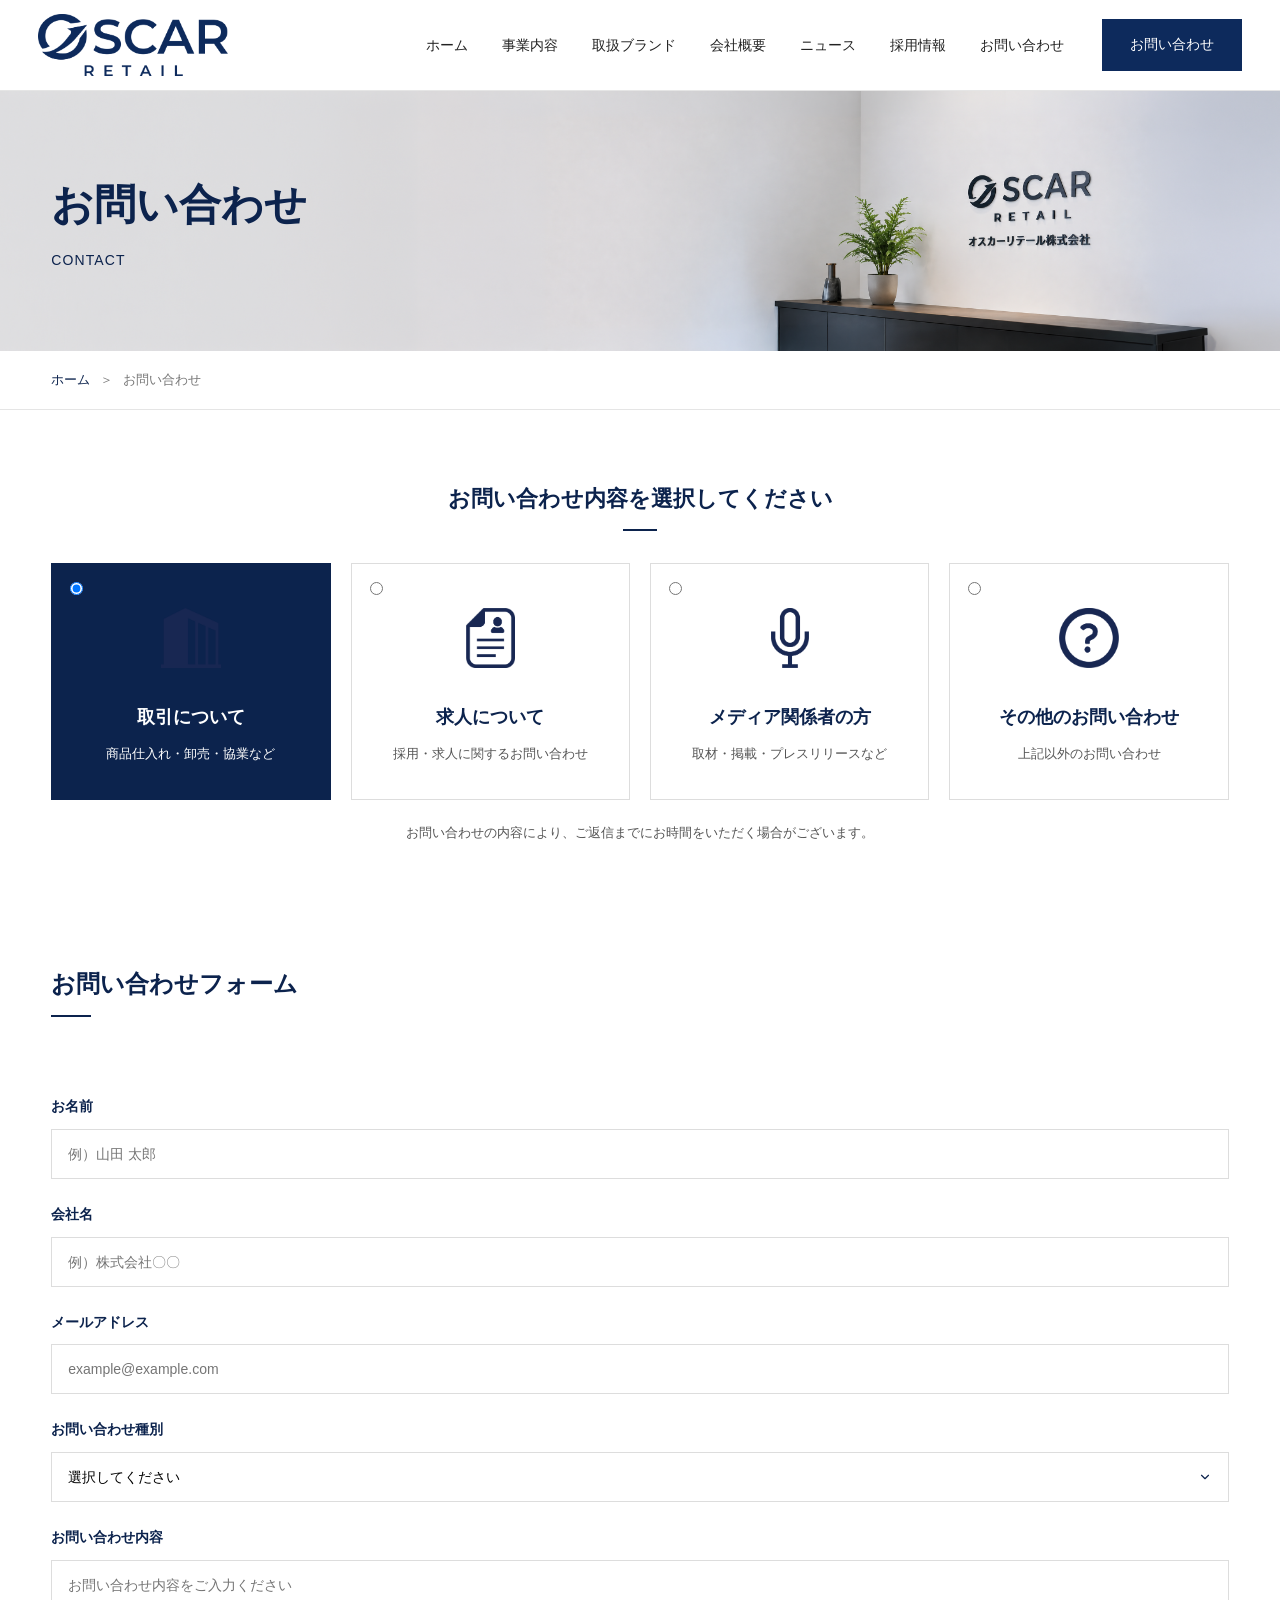
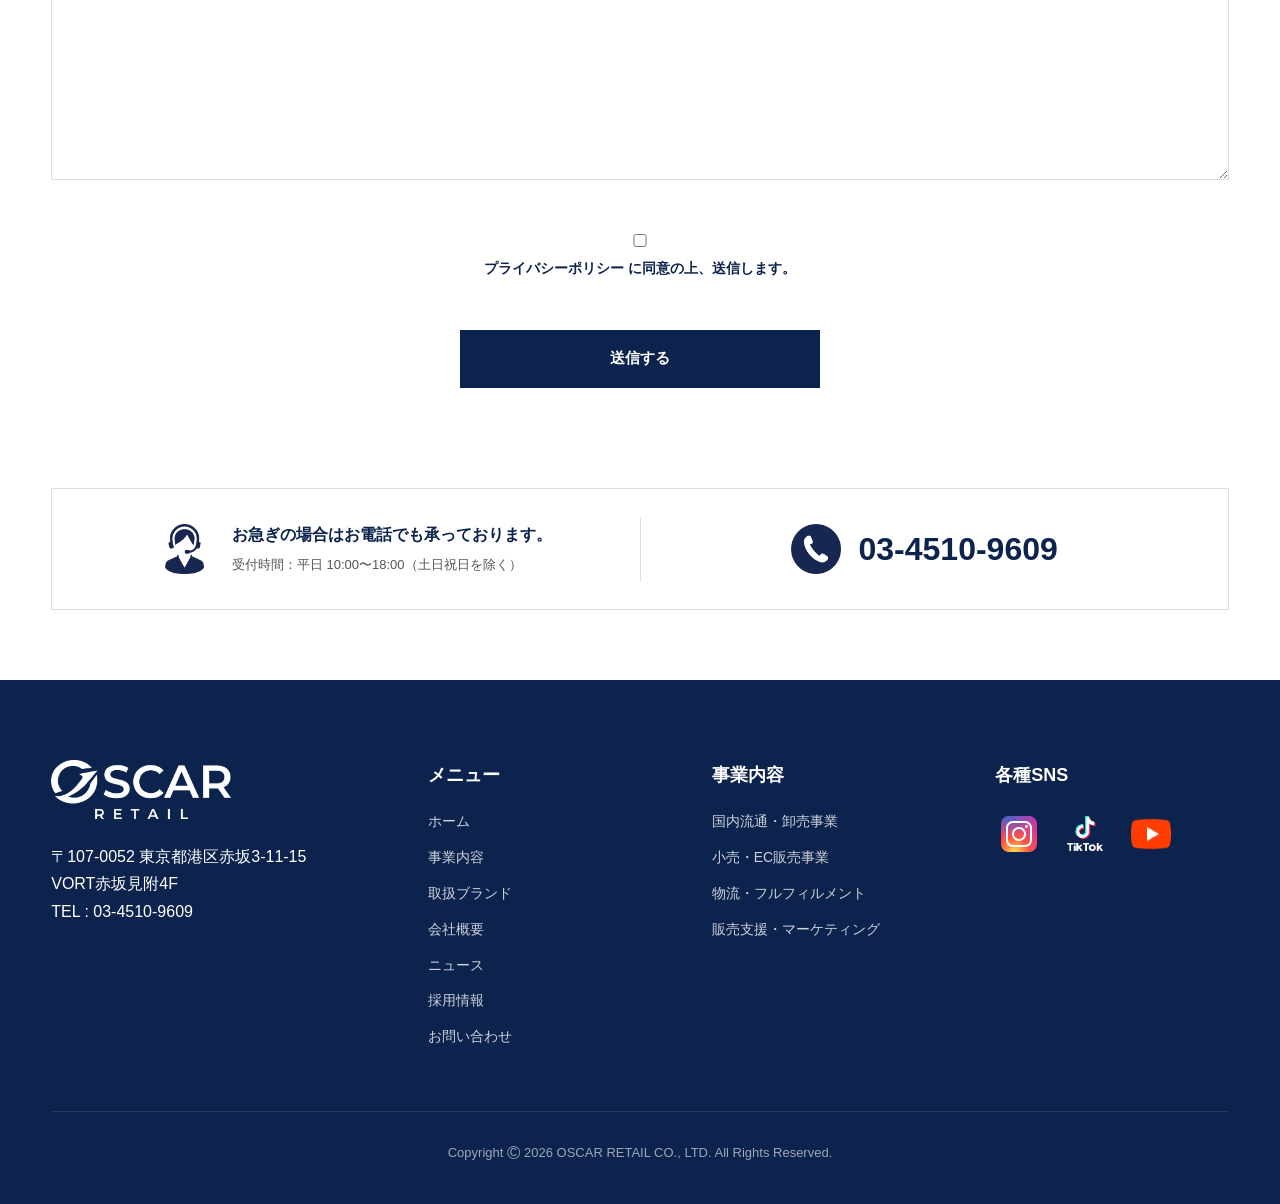
<file: contact.html>
<!doctype html>
<html lang="ja">
<head>
  <meta charset="UTF-8">
  <meta name="viewport" content="width=device-width, initial-scale=1.0">
  <title>お問い合わせ｜OSCAR RETAIL</title>
  <link rel="stylesheet" href="CSS/style.css">
</head>

<body>

<header class="header">

  <div class="header-inner">

     <a href="index.html" class="logo">

      <img src="images/retail_logo.png" alt="OSCAR RETAIL">
    </a>

    <!-- ハンバーガー -->
    <button class="menu-btn" id="menuBtn">
      <span></span>
      <span></span>
      <span></span>
    </button>

    <nav class="nav" id="globalNav">

      <ul>
        <li><a href="index.html">ホーム</a></li>
        <li><a href="business.html">事業内容</a></li>
        <li><a href="brands.html">取扱ブランド</a></li>
        <li><a href="company.html">会社概要</a></li>
        <li><a href="news.html">ニュース</a></li>
        <li><a href="recruit.html">採用情報</a></li>
        <li><a href="contact.html">お問い合わせ</a></li>
      </ul>

      <a href="contact.html" class="contact-btn">
        お問い合わせ
      </a>

    </nav>

  </div>

</header>

<section class="page-visual">
  <div class="container page-visual-inner">
    <div>
      <h1>お問い合わせ</h1>
      <p>CONTACT</p>
    </div>
  </div>
</section>

<div class="breadcrumb">
  <div class="container">
    <a href="index.html">ホーム</a><span>＞</span><span>お問い合わせ</span>
  </div>
</div>

<section class="sub-section">
  <div class="container contact-layout">

   <div class="contact-type-section">

  <h2 class="contact-type-title">
    お問い合わせ内容を選択してください
  </h2>

 <div class="contact-type-grid">

  <label class="contact-type-card active">
    <input type="radio" name="contact_type" checked>

    <div class="contact-type-icon">
      <img src="images/torihiki.png" alt="取引について">
    </div>

    <h3>取引について</h3>
    <p>商品仕入れ・卸売・協業など</p>
  </label>

  <label class="contact-type-card">
    <input type="radio" name="contact_type">

    <div class="contact-type-icon">
      <img src="images/kyuujinn.png" alt="求人について">
    </div>

    <h3>求人について</h3>
    <p>採用・求人に関するお問い合わせ</p>
  </label>

  <label class="contact-type-card">
    <input type="radio" name="contact_type">

    <div class="contact-type-icon">
      <img src="images/media.png" alt="メディア関係者の方">
    </div>

    <h3>メディア関係者の方</h3>
    <p>取材・掲載・プレスリリースなど</p>
  </label>

  <label class="contact-type-card">
    <input type="radio" name="contact_type">

    <div class="contact-type-icon">
      <img src="images/other.png" alt="その他のお問い合わせ">
    </div>

    <h3>その他のお問い合わせ</h3>
    <p>上記以外のお問い合わせ</p>
  </label>

</div>

  <p class="contact-type-note">
    お問い合わせの内容により、ご返信までにお時間をいただく場合がございます。
  </p>

</div>

<h2 class="contact-form-title">お問い合わせフォーム</h2>

    <form class="contact-form">

      <label>
        お名前
        <input type="text" placeholder="例）山田 太郎">
      </label>

      <label>
        会社名
        <input type="text" placeholder="例）株式会社〇〇">
      </label>

      <label>
        メールアドレス
        <input type="email" placeholder="example@example.com">
      </label>

      <label>
        お問い合わせ種別
        <select>
          <option>選択してください</option>
          <option>商品のお取引について</option>
		   <option>取材・掲載などについて</option>
          <option>採用について</option>
          <option>その他</option>
        </select>
      </label>

      <label>
        お問い合わせ内容
        <textarea placeholder="お問い合わせ内容をご入力ください"></textarea>
      </label>
	  
	<label class="privacy-check">
  <input type="checkbox">
  <span>
    <a href="privacy.html">プライバシーポリシー</a>
    に同意の上、送信します。
  </span>
</label>

<div class="contact-submit">
  <button type="submit">
    送信する
  </button>
</div>
    </form>
	<div class="contact-tel-box">

  <div class="tel-info">
    <img src="images/operator_icon.png" alt="" class="tel-icon">

    <div>
      <p class="tel-title">お急ぎの場合はお電話でも承っております。</p>
      <p class="tel-time">受付時間：平日 10:00〜18:00（土日祝日を除く）</p>
    </div>
  </div>

  <div class="tel-divider"></div>

  <a href="tel:0345109609" class="tel-number">
    <img src="images/tell_icon.png" alt="" class="tel-number-icon">
    <span>03-4510-9609</span>
  </a>

</div>

  </div>
</section>

 <!-- FOOTER -->
  <footer>

    <div class="container">

      <div class="footer-inner">

        <div>
          <div class="footer-logo">
            <img src="images/retail_logowhite.png" alt="OSCAR RETAIL">
          </div>
		  <p>
            〒107-0052 東京都港区赤坂3-11-15 
			<br>VORT赤坂見附4F
			<br>TEL : 03-4510-9609
          </p>
        </div>

        <div>
          <h3 class="footer-title">
            メニュー
          </h3>

          <ul class="footer-menu">
            <li><a href="index.html">ホーム</a></li>
    <li><a href="business.html">事業内容</a></li>
    <li><a href="brands.html">取扱ブランド</a></li>
    <li><a href="company.html">会社概要</a></li>
    <li><a href="news.html">ニュース</a></li>
	 <li><a href="recruit.html">採用情報</a></li>
	  <li><a href="contact.html">お問い合わせ</a></li>
          </ul>
        </div>

        <div>
          <h3 class="footer-title">
            事業内容
          </h3>

          <ul class="footer-menu">
            <li>国内流通・卸売事業</li>
            <li>小売・EC販売事業</li>
            <li>物流・フルフィルメント</li>
            <li>販売支援・マーケティング</li>
          </ul>
        </div>

        <div>
          <h3 class="footer-title">
            各種SNS
          </h3>

          <ul class="footer-sns">
           <li>
      <a href="https://www.instagram.com/oscarjapan.inc">
        <img src="images/instagram_icon.png" alt="Instagram">
      </a>
    </li>

    <li>
      <a href="#">
        <img src="images/tiktok_icon.png" alt="TikTok">
      </a>
    </li>

    <li>
      <a href="https://www.youtube.com/@Oscar_Japan">
        <img src="images/youtube_icon.png" alt="YouTube">
      </a>
    </li>
          </ul>
        </div>

      </div>

      <div class="copyright">
         <p>
    Copyright <span class="copy-mark">&copy;</span> 2026 OSCAR RETAIL CO., LTD. All Rights Reserved.
  </p>
      </div>

    </div>

  </footer>
<script src="js/main.js"></script>
<script>

const cards = document.querySelectorAll('.contact-type-card');

cards.forEach(card => {

  card.addEventListener('click', () => {

    cards.forEach(c => {
      c.classList.remove('active');
    });

    card.classList.add('active');

  });

});

</script>
</body>
</html>
</file>
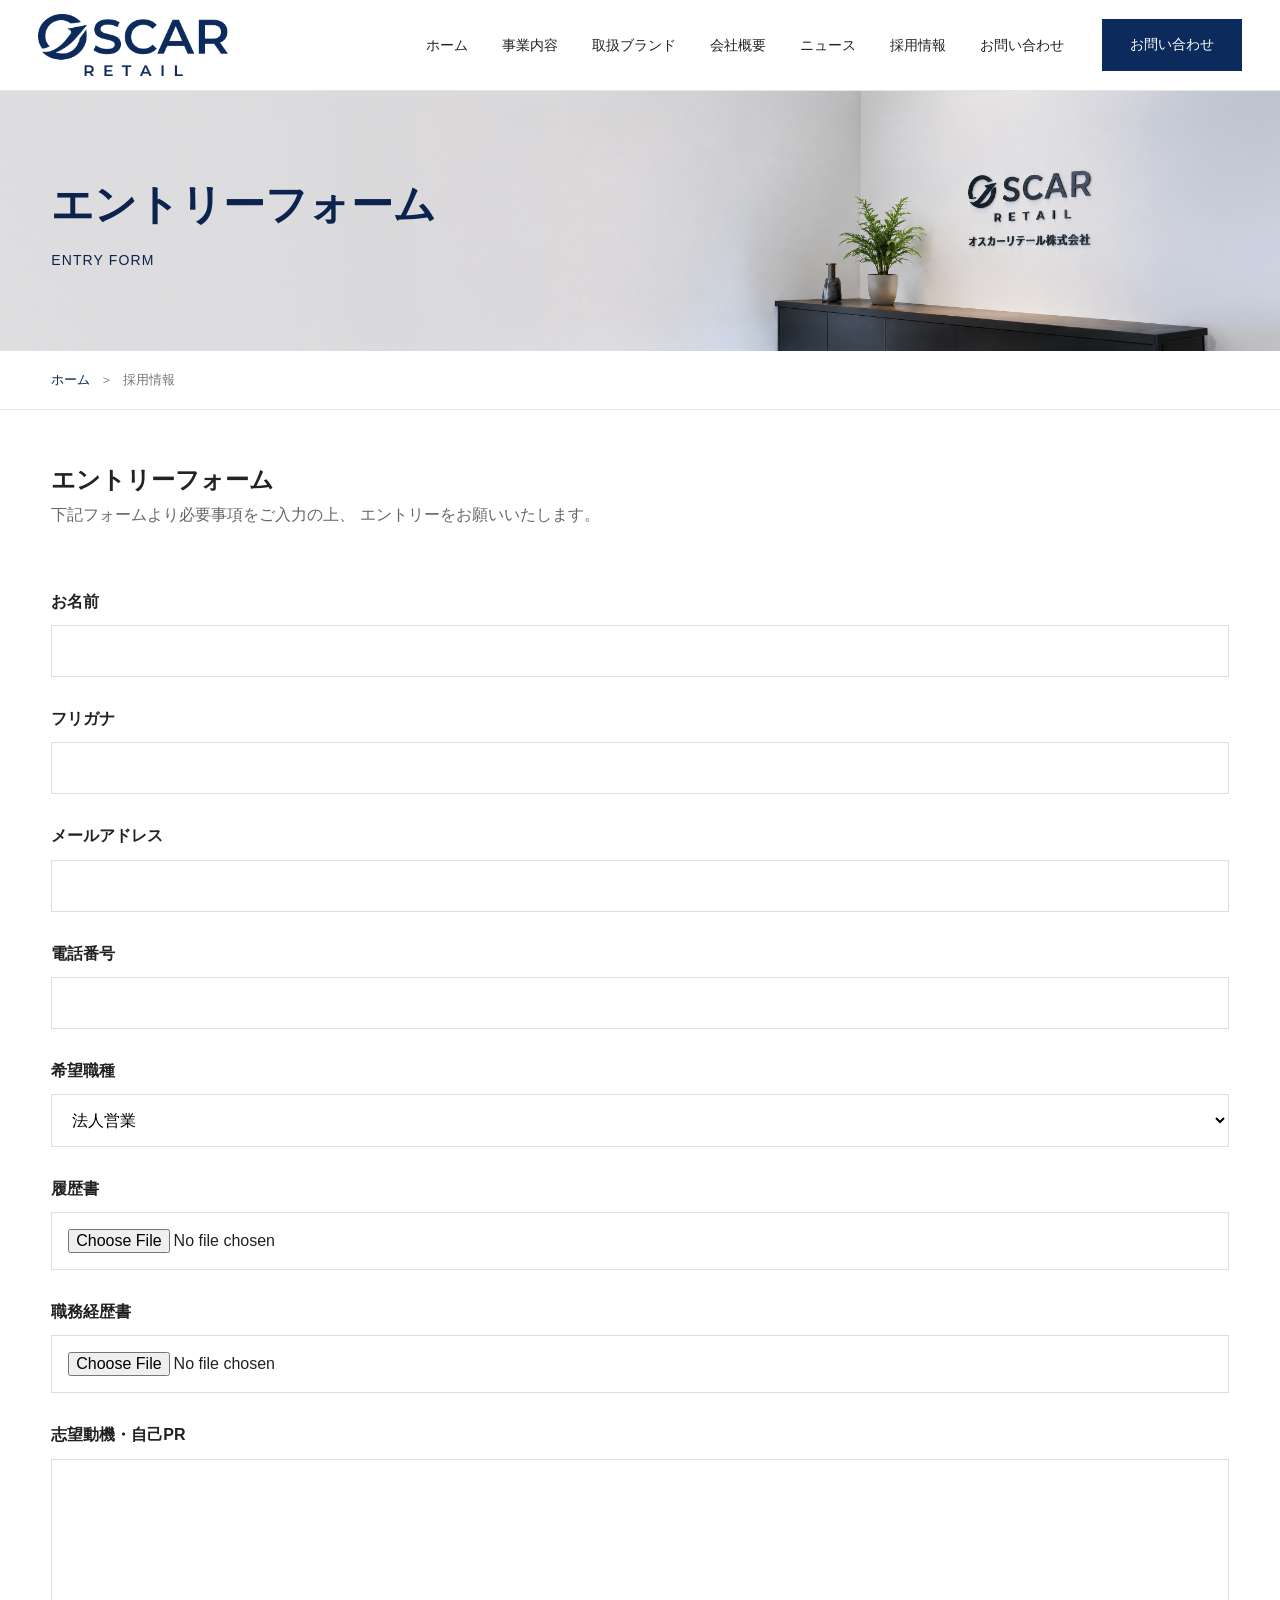
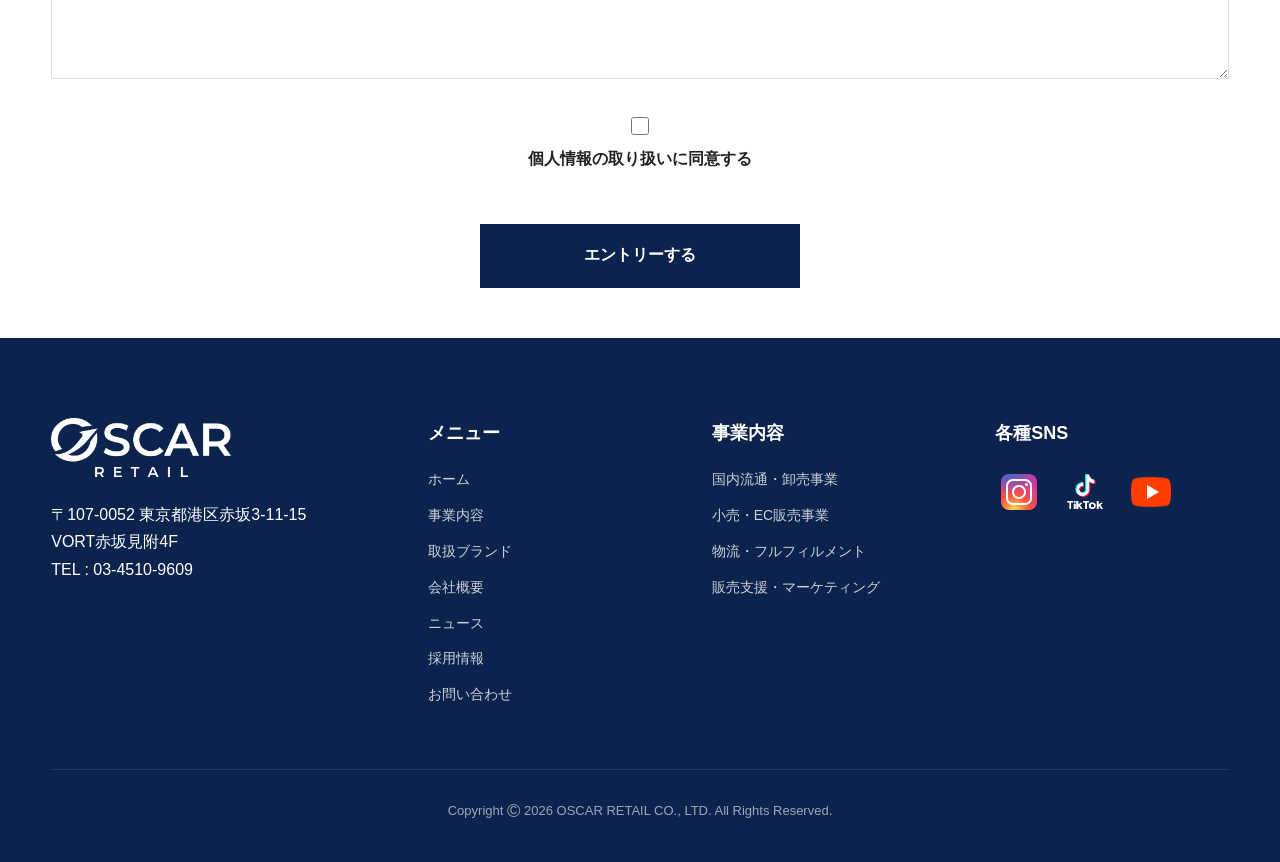
<file: entry.html>
<!doctype html>
<html lang="ja">
<head>
  <meta charset="UTF-8">
  <meta name="viewport" content="width=device-width, initial-scale=1.0">
  <title>エントリーフォーム｜OSCAR RETAIL</title>
  <link rel="stylesheet" href="CSS/style.css">
</head>

<body>

<header class="header">

  <div class="header-inner">

     <a href="index.html" class="logo">

      <img src="images/retail_logo.png" alt="OSCAR RETAIL">
    </a>

    <!-- ハンバーガー -->
    <button class="menu-btn" id="menuBtn">
      <span></span>
      <span></span>
      <span></span>
    </button>

    <nav class="nav" id="globalNav">

      <ul>
        <li><a href="index.html">ホーム</a></li>
        <li><a href="business.html">事業内容</a></li>
        <li><a href="brands.html">取扱ブランド</a></li>
        <li><a href="company.html">会社概要</a></li>
        <li><a href="news.html">ニュース</a></li>
        <li><a href="recruit.html">採用情報</a></li>
        <li><a href="contact.html">お問い合わせ</a></li>
      </ul>

      <a href="contact.html" class="contact-btn">
        お問い合わせ
      </a>

    </nav>

  </div>

</header>

<section class="page-visual">
  <div class="container page-visual-inner">
    <div>
      <h1>エントリーフォーム</h1>
      <p>ENTRY FORM</p>
    </div>
  </div>
</section>

<div class="breadcrumb">
  <div class="container">
    <a href="index.html">ホーム</a><span>＞</span><span>採用情報</span>
  </div>
</div>

<section class="entry-section">

  <div class="container">

    <div class="entry-head">
      <h2>エントリーフォーム</h2>

      <p class="entry-text">
        下記フォームより必要事項をご入力の上、
        エントリーをお願いいたします。
      </p>
    </div>

    <form class="entry-form">

      <label>
        お名前
        <input type="text" required>
      </label>

      <label>
        フリガナ
        <input type="text">
      </label>

      <label>
        メールアドレス
        <input type="email" required>
      </label>

      <label>
        電話番号
        <input type="tel">
      </label>

      <label>
        希望職種
        <select>
          <option>法人営業</option>
        </select>
      </label>

      <label>
        履歴書
        <input type="file">
      </label>

      <label>
        職務経歴書
        <input type="file">
      </label>

      <label>
        志望動機・自己PR
        <textarea></textarea>
      </label>

    <label class="check-area">
  <input type="checkbox">
  個人情報の取り扱いに同意する
</label>

<button type="submit">
  エントリーする
</button>

    </form>

  </div>

</section>

<!-- FOOTER -->
  <footer>

    <div class="container">

      <div class="footer-inner">

        <div>
          <div class="footer-logo">
            <img src="images/retail_logowhite.png" alt="OSCAR RETAIL">
          </div>
		  <p>
            〒107-0052 東京都港区赤坂3-11-15 
			<br>VORT赤坂見附4F
			<br>TEL : 03-4510-9609
          </p>
        </div>

        <div>
          <h3 class="footer-title">
            メニュー
          </h3>

          <ul class="footer-menu">
            <li><a href="index.html">ホーム</a></li>
    <li><a href="business.html">事業内容</a></li>
    <li><a href="brands.html">取扱ブランド</a></li>
    <li><a href="company.html">会社概要</a></li>
    <li><a href="news.html">ニュース</a></li>
	 <li><a href="recruit.html">採用情報</a></li>
	  <li><a href="contact.html">お問い合わせ</a></li>
          </ul>
        </div>

        <div>
          <h3 class="footer-title">
            事業内容
          </h3>

          <ul class="footer-menu">
            <li>国内流通・卸売事業</li>
            <li>小売・EC販売事業</li>
            <li>物流・フルフィルメント</li>
            <li>販売支援・マーケティング</li>
          </ul>
        </div>

        <div>
          <h3 class="footer-title">
            各種SNS
          </h3>

          <ul class="footer-sns">
           <li>
      <a href="https://www.instagram.com/oscarjapan.inc">
        <img src="images/instagram_icon.png" alt="Instagram">
      </a>
    </li>

    <li>
      <a href="#">
        <img src="images/tiktok_icon.png" alt="TikTok">
      </a>
    </li>

    <li>
      <a href="https://www.youtube.com/@Oscar_Japan">
        <img src="images/youtube_icon.png" alt="YouTube">
      </a>
    </li>
          </ul>
        </div>

      </div>

      <div class="copyright">
          <p>
    Copyright <span class="copy-mark">&copy;</span> 2026 OSCAR RETAIL CO., LTD. All Rights Reserved.
  </p>
      </div>

    </div>

  </footer>
<script src="js/main.js"></script>
</body>
</html>
</file>
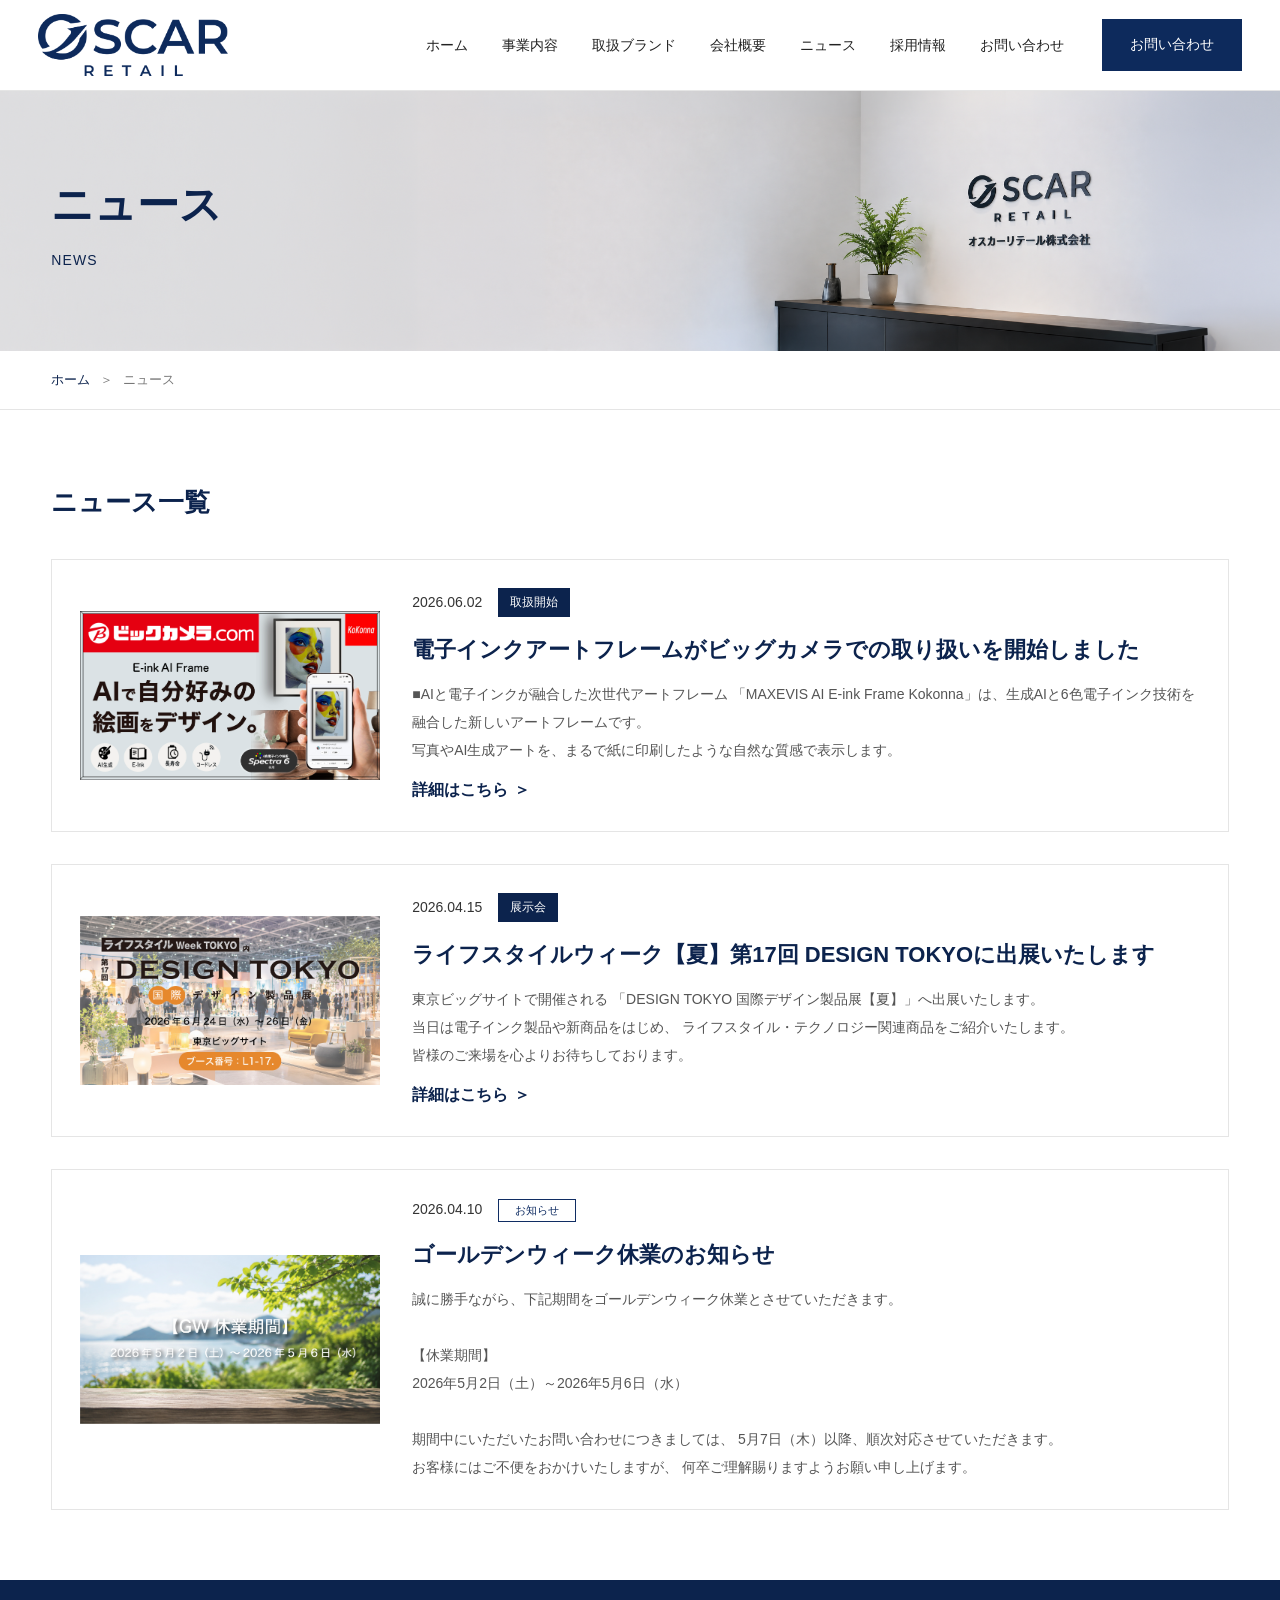
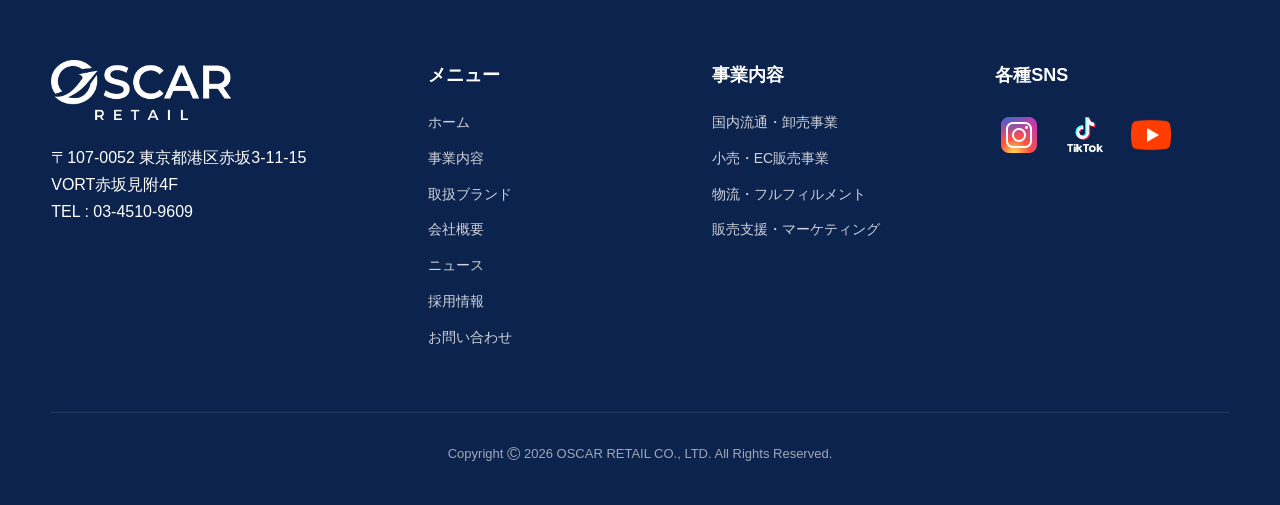
<file: news.html>
<!doctype html>
<html lang="ja">
<head>
  <meta charset="UTF-8">
  <meta name="viewport" content="width=device-width, initial-scale=1.0">
  <title>ニュース｜OSCAR RETAIL</title>
  <link rel="stylesheet" href="CSS/style.css">
</head>

<body>

<header class="header">

  <div class="header-inner">

     <a href="index.html" class="logo">

      <img src="images/retail_logo.png" alt="OSCAR RETAIL">
    </a>

    <!-- ハンバーガー -->
    <button class="menu-btn" id="menuBtn">
      <span></span>
      <span></span>
      <span></span>
    </button>

    <nav class="nav" id="globalNav">

      <ul>
        <li><a href="index.html">ホーム</a></li>
        <li><a href="business.html">事業内容</a></li>
        <li><a href="brands.html">取扱ブランド</a></li>
        <li><a href="company.html">会社概要</a></li>
        <li><a href="news.html">ニュース</a></li>
        <li><a href="recruit.html">採用情報</a></li>
        <li><a href="contact.html">お問い合わせ</a></li>
      </ul>

      <a href="contact.html" class="contact-btn">
        お問い合わせ
      </a>

    </nav>

  </div>

</header>

<section class="page-visual">
  <div class="container page-visual-inner">
    <div>
      <h1>ニュース</h1>
      <p>NEWS</p>
    </div>
  </div>
</section>

<div class="breadcrumb">
  <div class="container">
    <a href="index.html">ホーム</a><span>＞</span><span>ニュース</span>
  </div>
</div>

<section class="sub-section">
  <div class="container">
    <h2 class="company-section-title">ニュース一覧</h2>

   <div class="news-page-list">
   
  
<!-- ビッグカメラ掲載 -->
  <div class="news-page-item" id="biccamera">
    <div class="news-page-img">
      <img src="images/news1.jpg" alt="ビッグカメラ掲載開始">
    </div>

    <div class="news-page-body">
      <div class="news-meta">
        <span class="news-date">2026.06.02</span>
        <span class="news-label">取扱開始</span>
      </div>

      <h3 class="news-title">
        電子インクアートフレームがビッグカメラでの取り扱いを開始しました
      </h3>

      <p>
        ■AIと電子インクが融合した次世代アートフレーム
「MAXEVIS AI E-ink Frame Kokonna」は、生成AIと6色電子インク技術を融合した新しいアートフレームです。<br>写真やAI生成アートを、まるで紙に印刷したような自然な質感で表示します。
      </p>
	  <a href="https://www.biccamera.com/bc/category/001/120/120/030/?entr_nm=MAXEVIS%81%62%83%7D%83%5B%83%72%83%58"
   target="_blank"
   rel="noopener"
   class="news-link">
  詳細はこちら
  <span>＞</span>
</a>
    </div>
  </div>

   <!-- DESIGN TOKYO -->
  <div class="news-page-item" id="design-tokyo">
    <div class="news-page-img">
      <img src="images/news2.jpg" alt="DESIGN TOKYO出展のお知らせ">
    </div>

    <div class="news-page-body">
      <div class="news-meta">
        <span class="news-date">2026.04.15</span>
        <span class="news-label">展示会</span>
      </div>

      <h3 class="news-title">
        ライフスタイルウィーク【夏】第17回 DESIGN TOKYOに出展いたします
      </h3>

      <p>
        東京ビッグサイトで開催される
        「DESIGN TOKYO 国際デザイン製品展【夏】」へ出展いたします。<br>
        当日は電子インク製品や新商品をはじめ、
        ライフスタイル・テクノロジー関連商品をご紹介いたします。<br>
        皆様のご来場を心よりお待ちしております。
      </p>

      <a href="https://www.lifestyle-expo.jp/summer/ja-jp/about/dt.html"
         target="_blank"
         rel="noopener"
         class="news-link">
        詳細はこちら
        <span>＞</span>
      </a>
    </div>
  </div>
  
 <!-- GW -->
<div class="news-page-item" id="gw">
  <div class="news-page-img">
    <img src="images/news3.jpg" alt="ゴールデンウィーク休業のお知らせ">
  </div>

  <div class="news-page-body">
    <div class="news-meta">
      <span class="news-date">2026.04.10</span>
      <span class="news-category news-category-light">お知らせ</span>
    </div>

<h3 class="news-title">
  ゴールデンウィーク休業のお知らせ
</h3>

<p>
  誠に勝手ながら、下記期間をゴールデンウィーク休業とさせていただきます。<br><br>

  【休業期間】<br>
  2026年5月2日（土）～2026年5月6日（水）<br><br>

  期間中にいただいたお問い合わせにつきましては、
  5月7日（木）以降、順次対応させていただきます。<br>
  お客様にはご不便をおかけいたしますが、
  何卒ご理解賜りますようお願い申し上げます。
</p>

  </div>
</div>

</div>
</section>

 <!-- FOOTER -->
  <footer>

    <div class="container">

      <div class="footer-inner">

        <div>
          <div class="footer-logo">
            <img src="images/retail_logowhite.png" alt="OSCAR RETAIL">
          </div>
		  <p>
            〒107-0052 東京都港区赤坂3-11-15 
			<br>VORT赤坂見附4F
			<br>TEL : 03-4510-9609
          </p>
        </div>

        <div>
          <h3 class="footer-title">
            メニュー
          </h3>

          <ul class="footer-menu">
            <li><a href="index.html">ホーム</a></li>
    <li><a href="business.html">事業内容</a></li>
    <li><a href="brands.html">取扱ブランド</a></li>
    <li><a href="company.html">会社概要</a></li>
    <li><a href="news.html">ニュース</a></li>
	 <li><a href="recruit.html">採用情報</a></li>
	  <li><a href="contact.html">お問い合わせ</a></li>
          </ul>
        </div>

        <div>
          <h3 class="footer-title">
            事業内容
          </h3>

          <ul class="footer-menu">
            <li>国内流通・卸売事業</li>
            <li>小売・EC販売事業</li>
            <li>物流・フルフィルメント</li>
            <li>販売支援・マーケティング</li>
          </ul>
        </div>

        <div>
          <h3 class="footer-title">
            各種SNS
          </h3>

         <ul class="footer-sns">
           <li>
      <a href="https://www.instagram.com/oscarjapan.inc">
        <img src="images/instagram_icon.png" alt="Instagram">
      </a>
    </li>

    <li>
      <a href="#">
        <img src="images/tiktok_icon.png" alt="TikTok">
      </a>
    </li>

    <li>
      <a href="https://www.youtube.com/@Oscar_Japan">
        <img src="images/youtube_icon.png" alt="YouTube">
      </a>
    </li>
          </ul>
        </div>

      </div>

      <div class="copyright">
       <p>
    Copyright <span class="copy-mark">&copy;</span> 2026 OSCAR RETAIL CO., LTD. All Rights Reserved.
  </p>
      </div>

    </div>

  </footer>
<script src="js/main.js"></script>
</body>
</html>
</file>
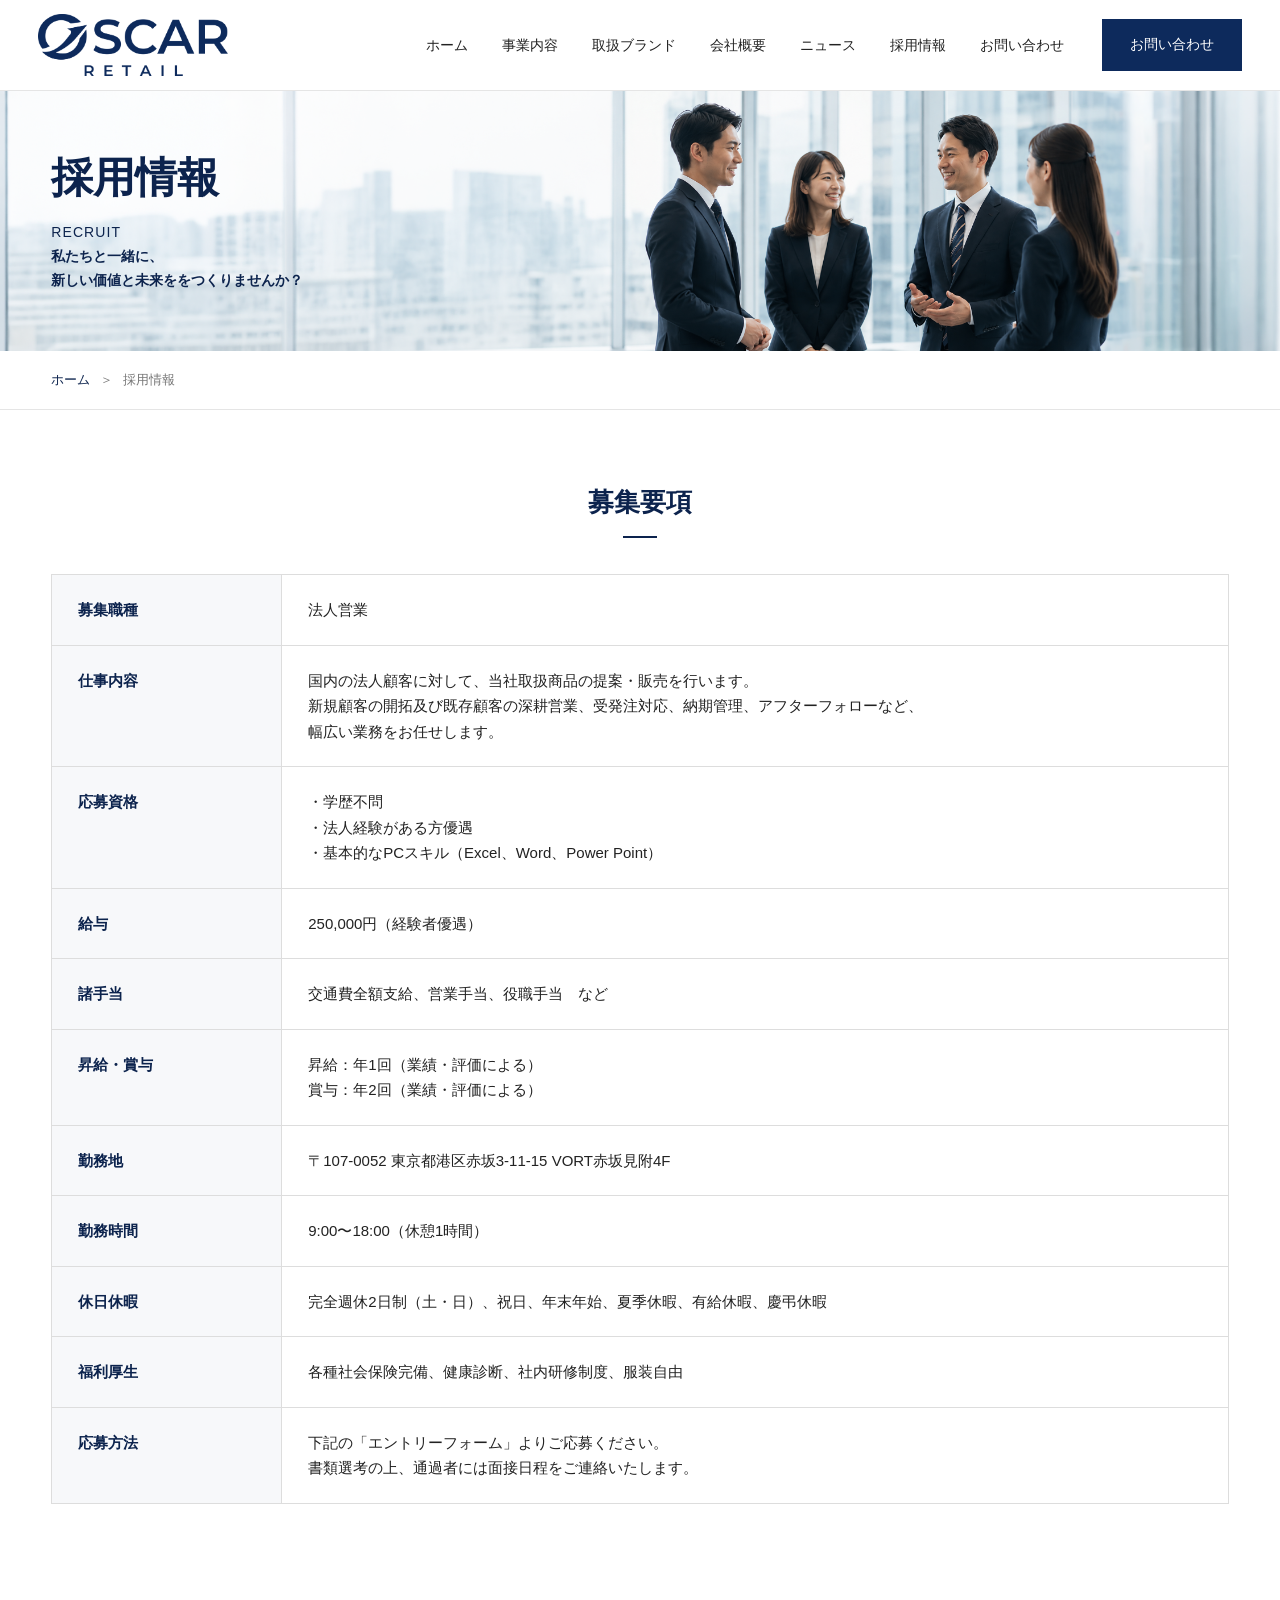
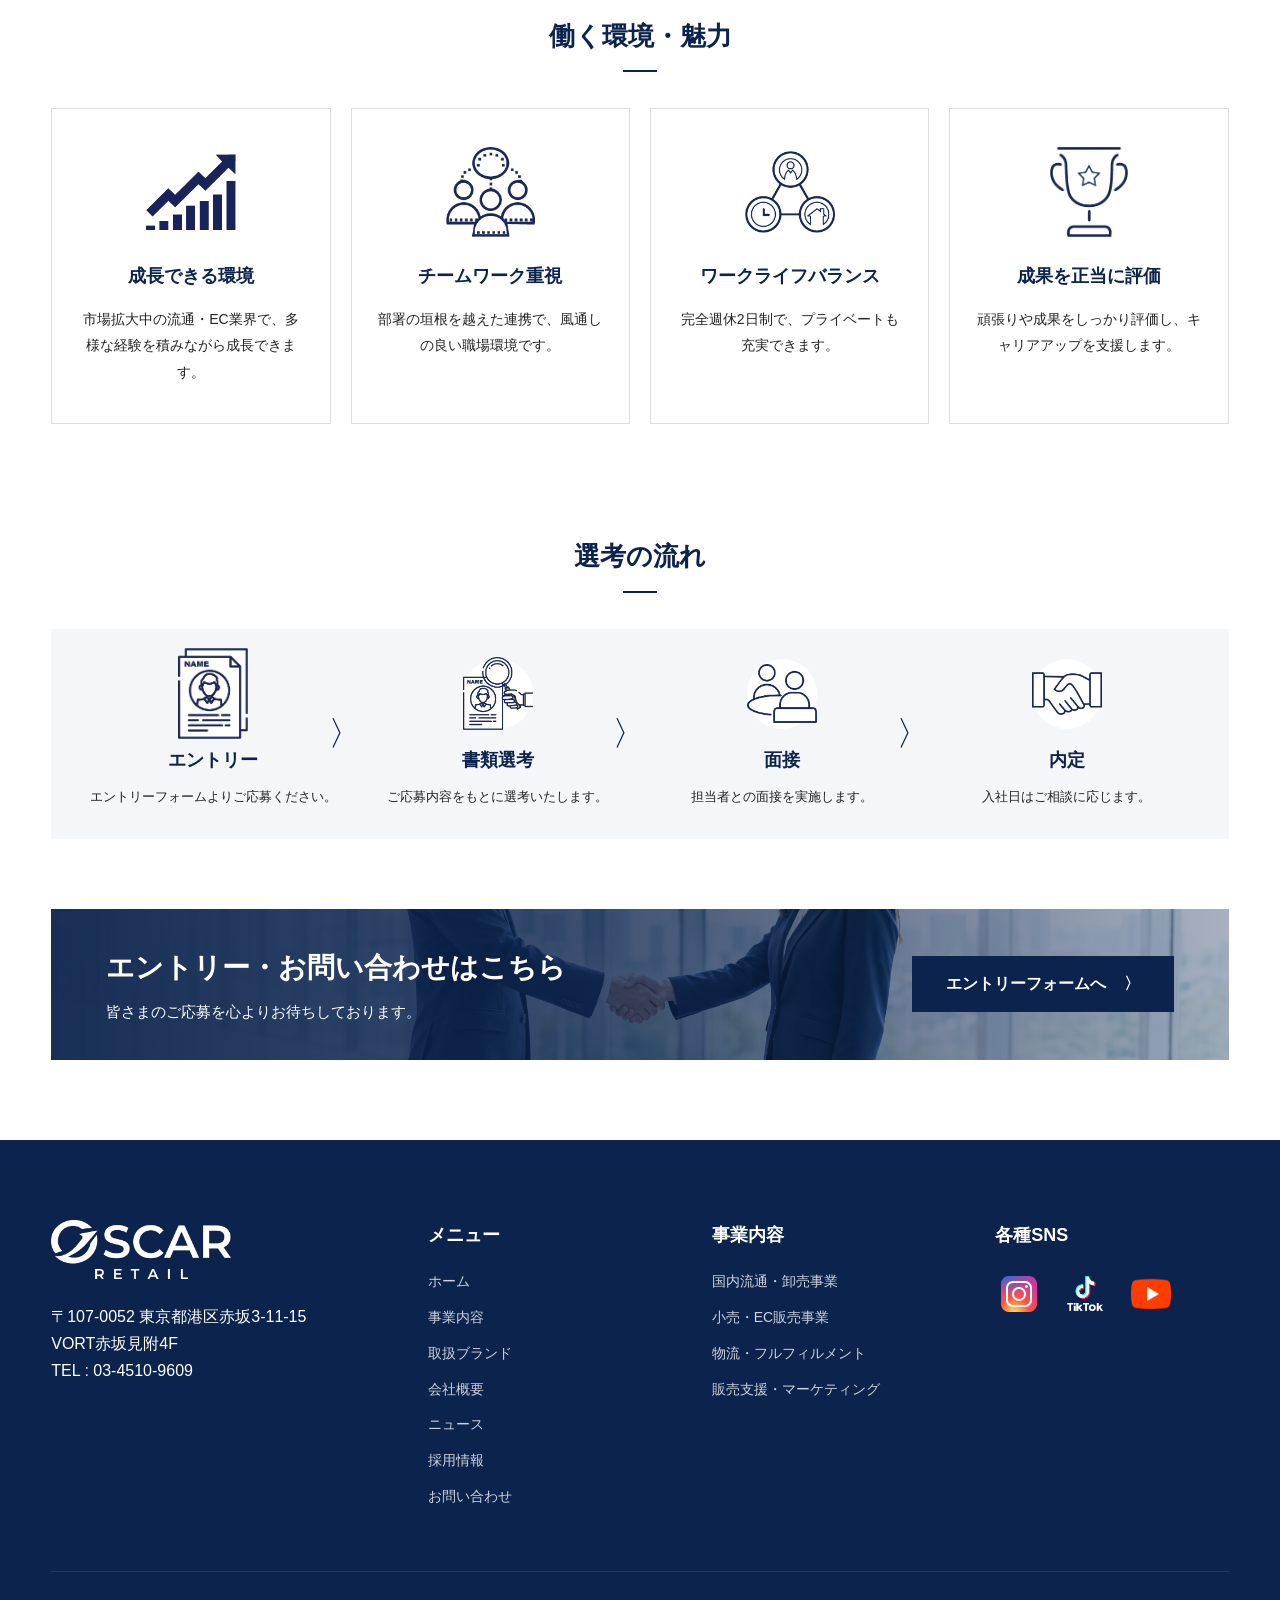
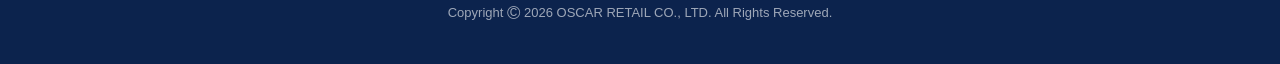
<file: recruit.html>
<!doctype html>
<html lang="ja">
<head>
  <meta charset="UTF-8">
  <meta name="viewport" content="width=device-width, initial-scale=1.0">
  <title>採用情報｜OSCAR RETAIL</title>
  <link rel="stylesheet" href="CSS/style.css">
</head>

<body>

<header class="header">

  <div class="header-inner">

      <a href="index.html" class="logo">

      <img src="images/retail_logo.png" alt="OSCAR RETAIL">
    </a>

    <!-- ハンバーガー -->
    <button class="menu-btn" id="menuBtn">
      <span></span>
      <span></span>
      <span></span>
    </button>

    <nav class="nav" id="globalNav">

      <ul>
        <li><a href="index.html">ホーム</a></li>
        <li><a href="business.html">事業内容</a></li>
        <li><a href="brands.html">取扱ブランド</a></li>
        <li><a href="company.html">会社概要</a></li>
        <li><a href="news.html">ニュース</a></li>
        <li><a href="recruit.html">採用情報</a></li>
        <li><a href="contact.html">お問い合わせ</a></li>
      </ul>

      <a href="contact.html" class="contact-btn">
        お問い合わせ
      </a>

    </nav>

  </div>

</header>
<section class="recruitpage-visual">
  <div class="container page-visual-inner">
    <div>
      <h1>採用情報</h1>
      <p>RECRUIT</p>
	   <h2>私たちと一緒に、<br>新しい価値と未来ををつくりませんか？</h2>
    </div>
  </div>
</section>

<div class="breadcrumb">
  <div class="container">
    <a href="index.html">ホーム</a><span>＞</span><span>採用情報</span>
	
  </div>
</div>

<section class="sub-section">
  <div class="container">
    <h2 class="company-section-title center">募集要項</h2>

    <table class="company-table">
      <tr><th>募集職種</th><td>法人営業</td></tr>
      <tr><th>仕事内容</th><td>国内の法人顧客に対して、当社取扱商品の提案・販売を行います。<br>
	  新規顧客の開拓及び既存顧客の深耕営業、受発注対応、納期管理、アフターフォローなど、<br>
	  幅広い業務をお任せします。
	  </td></tr>
	   <tr><th>応募資格</th><td>・学歴不問<br>・法人経験がある方優遇<br>
	   ・基本的なPCスキル（Excel、Word、Power Point）</td></tr>
      <tr><th>給与</th><td>250,000円（経験者優遇）</td></tr>
	  <tr><th>諸手当</th><td>交通費全額支給、営業手当、役職手当　など</td></tr>
     
      <tr><th>昇給・賞与</th><td>昇給：年1回（業績・評価による）<br>
	  賞与：年2回（業績・評価による）</td></tr>
	   <tr><th>勤務地</th><td>〒107-0052 東京都港区赤坂3-11-15 VORT赤坂見附4F</td></tr> 
	   <tr><th>勤務時間</th><td>9:00〜18:00（休憩1時間）</td></tr>
      <tr><th>休日休暇</th><td>完全週休2日制（土・日）、祝日、年末年始、夏季休暇、有給休暇、慶弔休暇</td></tr>
	   <tr><th>福利厚生</th><td>各種社会保険完備、健康診断、社内研修制度、服装自由</td></tr>
      <tr><th>応募方法</th><td>下記の「エントリーフォーム」よりご応募ください。<br>書類選考の上、通過者には面接日程をご連絡いたします。</td></tr>
    </table>
  </div>
</section>

<!-- work style -->
<section class="recruit-point">
  <div class="container">

    <h2 class="company-section-title center">働く環境・魅力</h2>

    <div class="recruit-point-grid">

      <div class="recruit-point-card">
	   <div class="recruit-icon">
	   <img src="images/growup_icon.png" alt="成長できる環境"></div>
        <h3>成長できる環境</h3>
        <p>市場拡大中の流通・EC業界で、多様な経験を積みながら成長できます。</p>
      </div>

      <div class="recruit-point-card">
        <div class="recruit-icon">
		 <img src="images/teamwork_icon.png" alt="チームワーク"></div>
        <h3>チームワーク重視</h3>
        <p>部署の垣根を越えた連携で、風通しの良い職場環境です。</p>
      </div>

      <div class="recruit-point-card">
        <div class="recruit-icon">
		<img src="images/workbalance_icon.png" alt="ワークライフバランス"></div>
        <h3>ワークライフバランス</h3>
        <p>完全週休2日制で、プライベートも充実できます。</p>
      </div>

      <div class="recruit-point-card">
        <div class="recruit-icon">
		 <img src="images/results_icon.png" alt="成果を正当に評価"></div>
        <h3>成果を正当に評価</h3>
        <p>頑張りや成果をしっかり評価し、キャリアアップを支援します。</p>
      </div>

    </div>

  </div>
</section>

<!-- flow -->
<section class="recruit-flow">
  <div class="container">

    <h2 class="company-section-title center">選考の流れ</h2>

    <div class="flow-list">

      <div class="flow-item">
        <div class="flow-icon">
		<img src="images/entry_icon.png" alt="エントリー"></div>
        <h3>エントリー</h3>
        <p>エントリーフォームよりご応募ください。</p>
      </div>

      <div class="flow-item">
        <div class="flow-icon">
		<img src="images/sinsa_icon.png" alt="書類選考"></div>
        <h3>書類選考</h3>
        <p>ご応募内容をもとに選考いたします。</p>
      </div>

      <div class="flow-item">
        <div class="flow-icon"><img src="images/mensetu_icon.png" alt="面接"></div>
        <h3>面接</h3>
        <p>担当者との面接を実施します。</p>
      </div>

      <div class="flow-item">
        <div class="flow-icon"> <img src="images/naitei_icon.png" alt="内定"></div>
        <h3>内定</h3>
        <p>入社日はご相談に応じます。</p>
      </div>

    </div>

  </div>
</section>

<!-- entry CTA -->
<section class="entry-cta">
  <div class="container">
    <div class="entry-cta-inner">

      <div>
        <h2>エントリー・お問い合わせはこちら</h2>
        <p>皆さまのご応募を心よりお待ちしております。</p>
      </div>

      <a href="entry.html" class="entry-btn">
        エントリーフォームへ <span>〉</span>
      </a>

    </div>
  </div>
</section>

 <!-- FOOTER -->
  <footer>

    <div class="container">

      <div class="footer-inner">

        <div>
          <div class="footer-logo">
            <img src="images/retail_logowhite.png" alt="OSCAR RETAIL">
          </div>
		  <p>
            〒107-0052 東京都港区赤坂3-11-15 
			<br>VORT赤坂見附4F
			<br>TEL : 03-4510-9609
          </p>
        </div>

        <div>
          <h3 class="footer-title">
            メニュー
          </h3>

          <ul class="footer-menu">
            <li><a href="index.html">ホーム</a></li>
    <li><a href="business.html">事業内容</a></li>
    <li><a href="brands.html">取扱ブランド</a></li>
    <li><a href="company.html">会社概要</a></li>
    <li><a href="news.html">ニュース</a></li>
	 <li><a href="recruit.html">採用情報</a></li>
	  <li><a href="contact.html">お問い合わせ</a></li>
          </ul>
        </div>

        <div>
          <h3 class="footer-title">
            事業内容
          </h3>

          <ul class="footer-menu">
            <li>国内流通・卸売事業</li>
            <li>小売・EC販売事業</li>
            <li>物流・フルフィルメント</li>
            <li>販売支援・マーケティング</li>
          </ul>
        </div>

        <div>
          <h3 class="footer-title">
            各種SNS
          </h3>

         <ul class="footer-sns">
           <li>
      <a href="https://www.instagram.com/oscarjapan.inc">
        <img src="images/instagram_icon.png" alt="Instagram">
      </a>
    </li>

    <li>
      <a href="#">
        <img src="images/tiktok_icon.png" alt="TikTok">
      </a>
    </li>

    <li>
      <a href="https://www.youtube.com/@Oscar_Japan">
        <img src="images/youtube_icon.png" alt="YouTube">
      </a>
    </li>
          </ul>
        </div>

      </div>

      <div class="copyright">
        <p>
    Copyright <span class="copy-mark">&copy;</span> 2026 OSCAR RETAIL CO., LTD. All Rights Reserved.
  </p>
      </div>

    </div>

  </footer>
<script src="js/main.js"></script>
</body>
</html>
</file>
<file: CSS/style.css>
@charset "UTF-8";
/* CSS Document */
 *{
      margin:0;
      padding:0;
      box-sizing:border-box;
    }

    body{
      font-family:
      "Yu Gothic",
      "Hiragino Kaku Gothic ProN",
      sans-serif;
      color:#222;
      line-height:1.7;
      background:#fff;
    }

    a{
      text-decoration:none;
      color:inherit;
    }

    img{
      width:100%;
      display:block;
    }

    ul{
      list-style:none;
    }

    .container{
      width:min(1200px, 92%);
      margin:auto;
    }

    /* ======================
      HEADER
    ====================== */

    header{
      width:100%;
      background:#fff;
      border-bottom:1px solid #e5e5e5;
      position:sticky;
      top:0;
      z-index:100;
    }

    .header-inner{
  height:90px;
  display:flex;
  align-items:center;
  justify-content:space-between;

  padding:0 clamp(20px,3vw,40px);
}

    .logo{
  display:flex;
  flex-direction:column;
  align-items:flex-start;
  line-height:1;
}

.logo img{
  width:190px;
  height:auto;
  display:block;
}

.logo span{
  display:block;
  font-size:12px;
  margin-top:8px;
  color:#444;
  letter-spacing:0;
  font-weight:700;
}

    .nav{
      display:flex;
      align-items:center;
      gap:38px;
    }

    .nav ul{
      display:flex;
      gap:34px;
    }

    .nav a{
      font-size:14px;
      font-weight:500;
    }

    .contact-btn{
      background:#0d2a5c;
      color:#fff;
      padding:14px 28px;
      font-size:14px;
      transition:.3s;
    }

    .contact-btn:hover{
      opacity:.8;
    }

    /* ======================
   HERO
====================== */

.hero{
  position:relative;
  height:650px;
  overflow:hidden;
  display:flex;
  align-items:center;
}

.slide01{
  background-image:url("../images/mv.png");
}

.slide02{
  background-image:url("../images/mv1.jpg");
}

.slide03{
  background-image:url("../images/mv2.jpg");
}

.hero-slider,
.hero-slider .slick-list,
.hero-slider .slick-track,
.hero-slide{
  height:100%;
}

.hero-slider{
  position:absolute;
  inset:0;
  z-index:0;
}

.hero-slide{
  background-size:cover;
  background-position:center right;
  background-repeat:no-repeat;
}

.hero::before{
  content:"";
  position:absolute;
  inset:0;
  z-index:1;

  background:linear-gradient(
    90deg,
    rgba(255,255,255,.95) 0%,
    rgba(255,255,255,.85) 20%,
    rgba(255,255,255,.25) 45%,
    rgba(255,255,255,0) 100%
  );
}

.hero-content{
  position:relative;
  z-index:2;
  width:min(1200px, 92%);
  margin:0 auto;

  padding-left:0;
}

/* 3dots */
.hero .slick-dots{
  position:absolute;
  bottom:28px;
  left:50%;
  transform:translateX(-50%);
  z-index:3;
}

/* label */

.hero-label{
  display:inline-block;

  background:#0c234d;
  color:#fff;

  font-size:14px;
  font-weight:700;

  padding:8px 22px;

  margin-bottom:24px;
}

/* title */

.hero h1{
  font-size:55px;
  line-height:1.3;

  color:#111;

  margin-bottom:30px;

  font-weight:700;
}

/* text */

.hero p{
  font-size:18px;
  line-height:2;

  color:#555;

  margin-bottom:40px;
}

/* button */

.hero-btn{
  display:inline-flex;
  align-items:center;
  justify-content:center;

  gap:24px;

  width:240px;
  height:60px;

  background:#102d63;
  color:#fff;

  font-size:15px;
  font-weight:700;

  transition:.3s;
}

.hero-btn:hover{
  opacity:.85;
}

.hero-btn span{
  font-size:18px;
}
/* ======================
   HERO responsive
====================== */

/* tablet */
@media(max-width:1024px){

  .hero{
    height:560px;
  }

  .hero-content{
    padding-left:30px;
  }

  .hero h1{
    font-size:48px;
  }

}

/* mobile */
@media(max-width:768px){

  .slide01{
    background-image:url("../images/mv-sp.png");
  }

  .slide02{
    background-image:url("../images/mv1-sp.jpg");
  }

  .slide03{
    background-image:url("../images/mv2-sp.jpg");
  }

  .hero{
    height:550px;
  }

  .hero-slide{
    background-size:98% auto;
    background-position:center top;
    background-repeat:no-repeat;
    background-color:#f5f7fa;
  }

  .hero::before{
    background:rgba(255,255,255,.72);
  }

  .hero-content{
    padding-left:0;
  }

  .hero-label{
    font-size:12px;
    padding:7px 18px;
  }

  .hero h1{
    font-size:34px;
    line-height:1.45;
    margin-bottom:24px;
  }

  .hero p{
    font-size:15px;
    line-height:2;
    margin-bottom:32px;
  }

  .hero-btn{
    width:220px;
    height:56px;
    font-size:14px;
  }

}

/* small mobile */
@media(max-width:480px){

  .hero{
    height:480px;
  }

  .hero h1{
    font-size:30px;
  }

  .hero p{
    font-size:14px;
  }

  .hero-btn{
    width:200px;
    height:52px;
  }

}

    /* ======================
      SECTION COMMON
    ====================== */

    section{
      padding:30px 0;
    }

    .section-head{
      display:flex;
      justify-content:space-between;
      align-items:flex-end;
      margin-bottom:40px;
    }

    .section-title{
      font-size:38px;
      font-weight:700;
      line-height:1.4;
    }

    .section-title span{
      display:block;
      font-size:13px;
      color:#777;
      letter-spacing:1px;
      margin-top:8px;
    }

    .more-link{
      font-size:14px;
      color:#102d63;
    }

    /* ======================
      NEWS
    ====================== */

  .news-list{
  display:grid;
  grid-template-columns:1fr 1fr;
  gap:80px;
  border-top:1px solid #ddd;
  padding-top:22px;
}

.news-column{
  display:grid;
  gap:14px;
  align-content:start;
}

.news-item{
  display:grid;
  grid-template-columns:100px 78px 1fr;
  gap:16px;
  align-items:center;

  color:inherit;
  text-decoration:none;
}

.news-item:hover{
  opacity:.8;
}

.news-item p{
  margin:0;
  font-size:13px;
  line-height:1.7;
  color:#333;
}

.news-date{
  font-size:13px;
  color:#333;
}

.news-category{
  width:78px;
  background:#102d63;
  color:#fff;
  text-align:center;
  font-size:11px;
  line-height:1;
  padding:5px 0;
}

.news-category-light{
  background:#fff;
  color:#102d63;
  border:1px solid #102d63;
}

.news-page-item{
  scroll-margin-top:120px;
}

@media(max-width:768px){

  .news-list{
    grid-template-columns:1fr;
    gap:18px;
  }

  .news-item{
    grid-template-columns:90px 72px 1fr;
    gap:12px;
  }

}
    /* ======================
      BRAND
    ====================== */

    .brand-grid{
      display:grid;
      grid-template-columns:repeat(5,1fr);
      gap:20px;
    }

    .brand-card{
      border:1px solid #ddd;
      height:130px;
      display:flex;
      align-items:center;
      justify-content:center;
      background:#fff;
      transition:.3s;
    }

    .brand-card:hover{
      transform:translateY(-4px);
      box-shadow:0 10px 30px rgba(0,0,0,.08);
    }

    .brand-card img{
      width:65%;
      object-fit:contain;
    }
	/* ======================
   BRAND responsive
====================== */

/* tablet */
@media(max-width:1024px){

  .brand-grid{
    grid-template-columns:repeat(3,1fr);
    gap:16px;
  }

}

/* mobile */
@media(max-width:768px){

  .brand-grid{
    grid-template-columns:repeat(2,1fr);
    gap:14px;
  }

  .brand-card{
    height:110px;
    padding:16px;
  }

  .brand-card img{
    width:70%;
  }

}

/* small mobile */
@media(max-width:480px){

  .brand-grid{
    grid-template-columns:1fr;
  }

  .brand-card{
    height:100px;
  }

  .brand-card img{
    width:55%;
  }

}

    /* ======================
      ONLINE STORE
    ====================== */

    .store-grid{
      display:grid;
      grid-template-columns:repeat(4,1fr);
      gap:20px;
    }

    .store-card{
      border:1px solid #ddd;
      background:#fff;
      padding:40px 20px;
      text-align:center;
      transition:.3s;
    }

    .store-card:hover{
      transform:translateY(-4px);
      box-shadow:0 10px 30px rgba(0,0,0,.08);
    }

    .store-card img{
      height:85px;
      object-fit:contain;
      margin-bottom:20px;
    }

    .store-card p{
      font-size:14px;
    }
/* ======================
   ONLINE STORE responsive
====================== */

/* tablet */
@media(max-width:1024px){

  .store-grid{
    grid-template-columns:repeat(3,1fr);
    gap:16px;
  }

}

/* mobile */
@media(max-width:768px){

  .store-grid{
    grid-template-columns:repeat(2,1fr);
    gap:14px;
  }

  .store-card{
    padding:30px 16px;
  }

  .store-card img{
    height:60px;
    margin-bottom:16px;
  }

  .store-card p{
    font-size:13px;
  }

}

/* small mobile */
@media(max-width:480px){

  .store-grid{
    grid-template-columns:1fr;
  }

  .store-card{
    padding:22px 16px;
  }

  .store-card img{
    height:32px;
  }

}
/* ======================
      OPEN SOON
    ====================== */

.store-card{
  position:relative;
}

.coming-badge{
  position:absolute;
  top:14px;
  right:14px;

  background:#0c234d;
  color:#fff;

  font-size:9px;
  font-weight:600;
  letter-spacing:.08em;

  padding:4px 10px;
  border-radius:20px;
}

.store-card.is-coming{
  opacity:.75;
  pointer-events:none;
}

@media(max-width:768px){

  .coming-badge{
    top:10px;
    right:10px;
    font-size:7px;
    padding:3px 8px;
  }

}

    /* ======================
      BUSINESS
    ====================== */

    .business-grid{
  display:grid;
  grid-template-columns:repeat(4,1fr);
  gap:0;
  border:1px solid #e4e4e4;
}

.business-card{
  padding:28px 24px;
  background:#fff;
  text-align:center;
  transition:.3s;
  border-right:1px solid #e4e4e4;
}

.business-card:last-child{
  border-right:none;
}

.business-icon{
  width:55px;
  height:55px;
  margin:0 auto 18px;
}

.business-icon img{
  width:100%;
  height:100%;
  object-fit:contain;
}

.business-card h3{
  font-size:15px;
  margin-bottom:12px;
  color:#102d63;
  font-weight:700;
}

.business-card p{
  font-size:12px;
  line-height:1.8;
  color:#555;
}
/* business responsive */

@media(max-width:1024px){

  .business-grid{
    grid-template-columns:repeat(2,1fr);
  }

}

@media(max-width:768px){

  .business-grid{
    grid-template-columns:1fr;
  }

  .business-card{
    border-right:none;
    border-bottom:1px solid #e4e4e4;
    padding:36px 24px;
  }

  .business-card:last-child{
    border-bottom:none;
  }

}

   /* ======================
   CONCEPT MESSAGE
====================== */

.concept-section{
  position:relative;
  overflow:hidden;
  height:480px;

  background:
    linear-gradient(
      90deg,
      #eef4fb 0%,
      rgba(238,244,251,.98) 22%,
      rgba(238,244,251,.85) 36%,
      rgba(238,244,251,.55) 50%,
      rgba(238,244,251,.22) 66%,
      rgba(238,244,251,0) 82%
    ),
    url("../images/concept-bg2.png");

  background-repeat:no-repeat;
  background-size:100% auto;
  background-position:right center;
}

/* Tablet */
@media (max-width:1024px){

  .concept-section{
    height:420px;

    background-size:140% auto;
    background-position:center center;
  }

}
/* Mobile */
@media(max-width:768px){

  .concept-section{
    background:
      linear-gradient(
        180deg,
        rgba(238,244,251,.70) 0%,
        rgba(238,244,251,.68) 45%,
        rgba(238,244,251,.62) 100%
      ),
      url("../images/concept-bg2.png");

    background-size:cover;
    background-position:right top;
  }

}
/* 背景画像

.concept-bg{
transform:scale(1.03);
  position:absolute;
  inset:0;

  width:100%;
  height:100%;

  object-fit:contain;
  object-position:right center;
}

.concept-overlay{
  background:linear-gradient(
    90deg,
    rgba(238,244,251,1) 0%,
    rgba(238,244,251,.95) 25%,
    rgba(238,244,251,.75) 45%,
    rgba(238,244,251,.35) 65%,
    rgba(238,244,251,.08) 85%,
    rgba(238,244,251,0) 100%
  );
} */ 

/* 中身 */

.concept-inner{
  position:relative;
  z-index:2;

  height:100%;

  display:flex;
  align-items:center;
}

.concept-content{
  max-width:620px;
}

/* タイトル */

.concept-content h2{
  font-size:32px;
  line-height:1.35;
  margin-bottom:16px;

  color:#111;
  font-weight:700;
}

/* テキスト */

.concept-subtitle{
  font-size:16px;
  font-weight:700;
  color:#111;
  margin-bottom:8px;
}

.concept-content h2{
  font-size:32px;
  line-height:1.35;
  margin-bottom:18px;
  color:#111;
  font-weight:700;
}

.concept-text{
  font-size:16px;
  line-height:2;
  color:#444;
  margin-bottom:28px;
}

/* ボタン */

.concept-btn{
  display:inline-flex;
  align-items:center;
  justify-content:center;

  gap:24px;

  width:220px;
  height:56px;

  background:#0c234d;
  color:#fff;

  font-size:14px;
  font-weight:700;
}

.concept-btn span{
  transition:.3s;
}

.concept-btn:hover span{
  transform:translateX(4px);
}

/* concept responsive */

@media(max-width:768px){

  .concept-section{
    height:auto;
    min-height:520px;
    padding:70px 0;
  }

  .concept-bg{
    object-fit:cover;
    object-position:center right;
    opacity:.55;
  }

  .concept-overlay{
    background:rgba(255,255,255,.58);
  }

  .concept-inner{
    height:auto;
    min-height:420px;
    display:flex;
    align-items:center;
  }

  .concept-content{
    max-width:100%;
  }

  .concept-content h2{
    font-size:32px;
    line-height:1.45;
  }

  .concept-content p{
    font-size:15px;
    line-height:2;
  }

}

@media(max-width:420px){

  .concept-section{
    min-height:500px;
  }

  .concept-bg{
    opacity:.62;
    object-position:center right;
  }

  .concept-overlay{
    background:rgba(255,255,255,.5);
  }

  .concept-content h2{
    font-size:24px;
  }

  .concept-content p{
    font-size:12px;
  }

}
/* ======================
   CTA BANNER
====================== */

.cta-inner{
  position:relative;

  width:92%;
  max-width:1200px;
  min-height:220px;
  margin:0 auto;

  padding:0 clamp(30px,6vw,90px);

  display:flex;
  align-items:center;
  justify-content:space-between;

  overflow:hidden;

  background-image:url("../images/cta-bg.png");
  background-repeat:no-repeat;
  background-size:60% auto;
  background-position:right;

  color:#fff;
}

.cta-inner::before{
  content:"";
  position:absolute;
  inset:0;

  background:linear-gradient(
    90deg,
    #0c234d 0%,
    #0c234d 38%,
    rgba(12,35,77,.92) 48%,
    rgba(12,35,77,.65) 62%,
    rgba(12,35,77,.32) 78%,
    rgba(12,35,77,0) 100%
  );
}

.cta-text,
.cta-btn{
  position:relative;
  z-index:2;
}

.cta-btn{
  display:inline-flex;
  align-items:center;
  gap:18px;

  height:64px;
  padding:0 38px;

  background:#0c234d;
  color:#fff;

  font-size:18px;
  font-weight:700;
}
/* ======================
   CTA responsive
====================== */

@media(max-width:768px){

  .cta-banner{
    padding-top:30px;
    padding-bottom:40px;
  }

  .cta-inner{
    min-height:180px;
    padding:30px 24px;
    flex-direction:column;
    align-items:flex-start;
    justify-content:center;
    gap:24px;

    background-size:cover;
    background-position:center;
  }

  .cta-inner::before{
    background:linear-gradient(
      90deg,
      rgba(12,35,77,.95) 0%,
      rgba(12,35,77,.82) 40%,
      rgba(12,35,77,.30) 90%
    );
  }

  .cta-text h2{
    font-size:18px;
    line-height:1.5;
  }

  .cta-text p{
    font-size:12px;
  }

  .cta-btn{
    width:220px;
    height:56px;
    font-size:14px;
    padding:0 28px;
  }

}
    /* ======================
      FOOTER
    ====================== */

    footer{
      background:#0c234d;
      color:#fff;
      padding:80px 0 40px;
    }

    .footer-inner{
      display:grid;
      grid-template-columns:1.4fr 1fr 1fr 1fr;
      gap:50px;
      margin-bottom:50px;
    }

    .footer-logo img{
  width:180px;
  height:auto;
  display:block;
  margin-bottom:24px;
}

    .footer-title{
      font-size:18px;
      margin-bottom:20px;
      font-weight:700;
    }

    .footer-menu li{
      margin-bottom:12px;
      color:rgba(255,255,255,.8);
      font-size:14px;
    }

    .copyright{
      text-align:center;
      font-size:13px;
      color:rgba(255,255,255,.6);
      border-top:1px solid rgba(255,255,255,.1);
      padding-top:30px;
    }
	
	.copy-mark{
  font-size:1.4em;
  line-height:1;
  position:relative;
  top:2px;
}
	
	/* ======================
   footer sns
====================== */

.footer-sns{
  display:flex;
  align-items:center;
  gap:18px;
}

.footer-sns img{
  width:48px;
  height:48px;
  object-fit:contain;
  transition:.3s;
}

.footer-sns a:hover img{
  opacity:.7;
  transform:translateY(-2px);
}
/* ======================
   FOOTER responsive
====================== */

/* tablet */
@media(max-width:1024px){

  .footer-inner{
    grid-template-columns:1fr 1fr;
    gap:40px;
  }

}

/* mobile */
@media(max-width:768px){

  footer{
    padding:60px 0 30px;
  }

  .footer-inner{
    grid-template-columns:1fr;
    gap:36px;
    margin-bottom:40px;
  }

  .footer-logo{
    font-size:34px;
    margin-bottom:16px;
  }

  .footer-title{
    font-size:16px;
    margin-bottom:16px;
  }

  .footer-menu li{
    font-size:13px;
    margin-bottom:10px;
  }

  .copyright{
    font-size:12px;
    padding-top:24px;
  }

}

/* small mobile */
@media(max-width:480px){

  .footer-logo{
    font-size:30px;
  }

  .footer-title{
    font-size:15px;
  }

}
/* ======================
   CONTACT PAGE
====================== */

.sub-section{
  padding:80px 0;
}

.contact-layout{
  display:grid;
  grid-template-columns:1fr;
  gap:50px;
}

/* 左テキスト */

.contact-lead h2{
  font-size:34px;
  line-height:1.6;
  color:#111;
  margin-bottom:20px;
  font-weight:700;
}

.contact-lead p{
  font-size:15px;
  line-height:2;
  color:#555;
}

/* フォーム */

.contact-form{
  display:grid;
  gap:24px;
}

.contact-form label{
  display:grid;
  gap:10px;
  font-size:14px;
  font-weight:700;
  color:#0c234d;
}

.contact-form input,
.contact-form select,
.contact-form textarea{
  width:100%;
  padding:16px;
  border:1px solid #ddd;
  background:#fff;
  font-size:14px;
  font-family:inherit;
  transition:.3s;
}

/* フォーカス */

.contact-form input:focus,
.contact-form select:focus,
.contact-form textarea:focus{
  outline:none;
  border-color:#0c234d;
  box-shadow:0 0 0 3px rgba(12,35,77,.08);
}

.contact-form textarea{
  min-height:220px;
  resize:vertical;
}

/* select */

.contact-form select{
  appearance:none;
  background-image:url("data:image/svg+xml,%3Csvg xmlns='http://www.w3.org/2000/svg' width='14' height='14' viewBox='0 0 24 24' fill='none' stroke='%230c234d' stroke-width='2' stroke-linecap='round' stroke-linejoin='round'%3E%3Cpolyline points='6 9 12 15 18 9'%3E%3C/polyline%3E%3C/svg%3E");
  background-repeat:no-repeat;
  background-position:right 16px center;
  background-size:14px;
}

/* ボタン */

.contact-form button{
  width:240px;
  height:56px;
  border:none;
  background:#0c234d;
  color:#fff;
  font-size:15px;
  font-weight:700;
  cursor:pointer;
  transition:.3s;
}

.contact-form button:hover{
  opacity:.85;
}

/* ======================
   RESPONSIVE
====================== */

@media(max-width:900px){

  .contact-layout{
    grid-template-columns:1fr;
    gap:50px;
  }

}

@media(max-width:600px){

  .sub-section{
    padding:60px 0;
  }

  .contact-lead h2{
    font-size:28px;
    line-height:1.5;
  }

  .contact-lead p{
    font-size:14px;
  }

  .contact-form{
    gap:20px;
  }

  .contact-form input,
  .contact-form select,
  .contact-form textarea{
    padding:14px;
    font-size:14px;
  }

  .contact-form textarea{
    min-height:180px;
  }

  .contact-form button{
    width:100%;
    height:54px;
  }

}
/* ======================
   CONTACT TYPE
====================== */

.contact-type-section{
  margin-bottom:70px;
  text-align:center;
}

.contact-type-title{
  font-size:22px;
  color:#0c234d;
  margin-bottom:32px;
  position:relative;
}

.contact-type-title::after{
  content:"";
  display:block;
  width:34px;
  height:2px;
  background:#0c234d;
  margin:12px auto 0;
}

.contact-type-grid{
  display:grid;
  grid-template-columns:repeat(4,1fr);
  gap:20px;
}

.contact-type-card{
  position:relative;
  border:1px solid #ddd;
  padding:34px 20px;
  background:#fff;
  cursor:pointer;
  transition:.3s;
  text-align:center;
}

.contact-type-card input{
  position:absolute;
  top:18px;
  left:18px;
}

.contact-type-card.active{
  background:#0c234d;
  color:#fff;
  border-color:#0c234d;
}

.contact-type-card.active h3,
.contact-type-card.active p{
  color:#fff;
}
.contact-type-card:hover h3,
.contact-type-card:hover p{
  color:#fff;
}

.contact-type-card h3{
  font-size:18px;
  color:#0c234d;
  margin-bottom:10px;
}

.contact-type-card p{
  font-size:13px;
  color:#555;
  line-height:1.7;
}

/* アイコンサイズ統一 */

.contact-type-icon{
  height:80px;
  margin:0 auto 24px;

  display:flex;
  align-items:center;
  justify-content:center;
}

.contact-type-icon img{
  height:60px;
  width:auto;
  display:block;
}

.contact-type-note{
  margin-top:22px;
  font-size:13px;
  color:#555;
}

.contact-type-card img{
  filter:none;
}

.contact-type-card:hover img,
.contact-type-card.is-active img{
  filter:brightness(0) invert(1);
}


@media(max-width:900px){

  .contact-type-grid{
    grid-template-columns:repeat(2,1fr);
  }

}

@media(max-width:600px){

  .contact-type-grid{
    grid-template-columns:1fr;
  }

  .contact-type-card{
    padding:28px 20px;
  }

}
.contact-form-title{
  font-size:24px;
  color:#0c234d;
  margin-bottom:28px;
  position:relative;
}

.contact-form-title::after{
  content:"";
  display:block;
  width:40px;
  height:2px;
  background:#0c234d;
  margin-top:10px;
}

.privacy-check{
  display:flex;
  justify-content:center;
  align-items:center;
  gap:10px;
  margin-top:30px;
}

.contact-submit{
  display:flex;
  justify-content:center;
  margin-top:25px;
}

.contact-submit button{
  width:360px;
  height:58px;

  background:#0c234d;
  color:#fff;

  border:none;
  cursor:pointer;

  font-size:15px;
  font-weight:700;
}

.contact-tel-box{
  margin:50px auto 0;
  width:100%;
  border:1px solid #ddd;
  padding:28px 70px;

  display:grid;
  grid-template-columns:1fr 1px 1fr;
  align-items:center;
  gap:50px;
}

.tel-info{
  display:flex;
  align-items:center;
  justify-content:center;
  gap:22px;
}

.tel-icon{
  width:50px;
  height:50px;
  object-fit:contain;
}

.tel-title{
  font-size:16px;
  font-weight:700;
  color:#0c234d;
  margin-bottom:6px;
  white-space:nowrap;
}

.tel-time{
  font-size:13px;
  color:#555;
  white-space:nowrap;
}

.tel-divider{
  width:1px;
  height:64px;
  background:#ddd;
}

.tel-number{
  display:flex;
  align-items:center;
  justify-content:center;
  gap:18px;

  font-size:32px;
  font-weight:700;
  color:#0c234d;
  white-space:nowrap;
}

.tel-number-icon{
  width:50px;
  height:50px;
  object-fit:contain;
}

/* responsive */

@media(max-width:768px){

  .contact-tel-box{
    grid-template-columns:1fr;
    gap:24px;
    padding:28px 24px;
    text-align:center;
  }

  .tel-info{
    flex-direction:column;
    gap:14px;
  }

  .tel-divider{
    width:100%;
    height:1px;
  }

  .tel-number{
    font-size:24px;
  }

}


    
/* =========================
   下層ページ共通
========================= */

.page-visual{
  height:280px;
  background:
    linear-gradient(
      90deg,
      rgba(255,255,255,.95) 0%,
      rgba(255,255,255,.75) 45%,
      rgba(255,255,255,.2) 100%
    ),
    #eef2f6;
  display:flex;
  align-items:center;
}

.page-visual-inner{
  height:100%;
  display:flex;
  align-items:center;
}

.page-visual h1{
  font-size:42px;
  color:#0c234d;
  margin-bottom:8px;
}

.page-visual p{
  font-size:13px;
  letter-spacing:.08em;
  color:#0c234d;
}

.breadcrumb{
  padding:18px 0;
  border-bottom:1px solid #e5e5e5;
  font-size:13px;
  color:#777;
}

.breadcrumb a{
  color:#0c234d;
}

.breadcrumb span{
  margin-left:10px;
}



/* =========================
   会社概要ページ
========================= */

.company-message,
.philosophy,
.company-profile,
.group-company{
  padding:70px 0;
}

.company-section-title{
  font-size:26px;
  color:#0c234d;
  margin-bottom:35px;
  font-weight:700;
}

.message-layout{
  display:grid;
  grid-template-columns:330px 1fr;
  gap:60px;
  align-items:start;
}

.message-photo{
  background:#f1f3f5;
  min-height:360px;
}

.message-photo img{
  width:100%;
  height:100%;
  object-fit:cover;
}

.message-body h3{
  font-size:30px;
  line-height:1.7;
  color:#0c234d;
  margin-bottom:25px;
}

.message-body p{
  margin-bottom:18px;
  color:#333;
  line-height:2;
}

.president-name{
  margin-top:30px;
  font-weight:700;
}

/* 理念 */

.philosophy{
  background:#fafafa;
}

.philosophy-grid{
  display:grid;
  grid-template-columns:repeat(3,1fr);
  gap:28px;
}

.philosophy-card{
  background:#fff;
  padding:45px 35px;
  text-align:center;
  border:1px solid #e5e5e5;
}

.philosophy-icon{
  font-size:38px;
  color:#0c234d;
  margin-bottom:20px;
}

.philosophy-card h3{
  font-size:20px;
  color:#0c234d;
  margin-bottom:15px;
}

.philosophy-card p{
  font-size:14px;
  line-height:2;
}

/* 会社概要テーブル */

.company-table{
  width:100%;
  border-collapse:collapse;
  border:1px solid #ddd;
}

.company-table th,
.company-table td{
  border:1px solid #ddd;
  padding:22px 26px;
  text-align:left;
  vertical-align:top;
  font-size:15px;
}

.company-table th{
  width:230px;
  background:#f7f8fa;
  color:#0c234d;
  font-weight:700;
}

.company-map-link{
  display:inline-block;
  margin-top:8px;

  color:#0c234d;
  font-size:14px;
  font-weight:600;

  text-decoration:none;
}

.company-map-link:hover{
  text-decoration:underline;
}

/* グループ会社 */

/* ======================
   GROUP COMPANY
====================== */

.group-company{
  padding:100px 0;
}

.group-list{
  border-top:1px solid #ddd;
  border-left:1px solid #ddd;
  border-right:1px solid #ddd;
}

.group-row{
  display:grid;
  grid-template-columns:1fr 220px;

  align-items:center;

  border-bottom:1px solid #ddd;

  min-height:110px;

  padding:25px 35px;
}

.group-info h3{
  font-size:16px;
  font-weight:700;
  margin-bottom:10px;
  color:#222;
}

.group-info p{
  font-size:14px;
  line-height:1.9;
  color:#555;
}

.group-map{
  font-size:14px;
  color:#0c234d;
  text-decoration:underline;
  justify-self:end;
  transition:.3s;
}

.group-map:hover{
  opacity:.7;
}

/* active nav */

.nav .is-active{
  color:#0c234d;
  font-weight:700;
  border-bottom:2px solid #0c234d;
  padding-bottom:8px;
}

/* =========================
   responsive
========================= */

@media(max-width:900px){

  .message-layout{
    grid-template-columns:1fr;
  }

  .company-table th,
  .company-table td{
    display:block;
    width:100%;
  }

  .company-table th{
    border-bottom:none;
  }

}
/* ======================
   philosophy responsive
====================== */

@media(max-width:768px){

  .philosophy-grid{
    grid-template-columns:1fr;
    gap:20px;
  }

  .philosophy-card{
    padding:35px 25px;
  }

}

/* 理念 */

.philosophy{
  background:#fafafa;
}

.philosophy-grid{
  display:grid;
  grid-template-columns:repeat(3,1fr);
  gap:28px;
}

.philosophy-card{
  background:#fff;
  padding:45px 35px;
  text-align:center;
  border:1px solid #e5e5e5;
}

.philosophy-icon{
  margin-bottom:24px;
}

.philosophy-icon img{
  width:72px;
  height:72px;
  object-fit:contain;
  margin:auto;
}

.philosophy-card h3{
  font-size:20px;
  color:#0c234d;
  margin-bottom:15px;
}

.philosophy-card p{
  font-size:14px;
  line-height:2;
}

/* responsive */

@media(max-width:768px){

  .philosophy-grid{
    grid-template-columns:1fr;
  }

}
/* ======================
   GROUP RESPONSIVE
====================== */

@media(max-width:768px){

  .group-row{
    grid-template-columns:1fr;
    gap:18px;

    padding:24px 20px;
  }

  .group-info h3{
    font-size:18px;
    line-height:1.5;
  }

  .group-info p{
    font-size:14px;
  }

  .group-map{
    justify-self:start;
  }

}

@media(max-width:600px){

  .page-visual{
    height:220px;
  }

  .page-visual h1{
    font-size:34px;
  }

  .message-body h3{
    font-size:24px;
  }

  .company-message,
  .philosophy,
  .company-profile,
  .group-company{
    padding:50px 0;
  }

}

/* =========================
   下層ページ追加
========================= */

.sub-section{
  padding:70px 0;
}

/* business */
/* 下層ページ メインビジュアル */

.page-visual{
  position:relative;
  height:260px;

  background-image:url("../images/page_bg.png");
  background-repeat:no-repeat;
  background-size:cover;
  background-position:center right;

  display:flex;
  align-items:center;
  overflow:hidden;
}

.page-visual-inner{
  position:relative;
  z-index:1;
}

.page-visual h1{
  font-size:42px;
  color:#0c234d;
  margin-bottom:8px;
  font-weight:700;
}

.page-visual p{
  font-size:14px;
  color:#0c234d;
  letter-spacing:.08em;
}

.business-page-list{
  display:grid;
  gap:30px;
}

.business-page-card{
  display:grid;
  grid-template-columns:360px 1fr;
  gap:40px;
  align-items:center;
  padding:35px;
  border:1px solid #e5e5e5;
  background:#fff;
}

.business-page-img{
  overflow:hidden;
  border-radius:4px;
}

.business-page-img img{
  width:100%;
  height:100%;
  object-fit:cover;
  display:block;
}

.business-page-card h3{
  font-size:24px;
  color:#0c234d;
  margin-bottom:15px;
}

.business-page-card p{
  line-height:2;
}

/* business page responsive */

@media(max-width:768px){

  .business-page-card{
    grid-template-columns:1fr;
    gap:24px;
    padding:28px;
  }

  .business-page-img{
    width:100%;
  }

}

@media(max-width:480px){

  .business-page-card{
    padding:22px;
  }

  .business-page-img{
    min-height:180px;
  }

  .business-page-card h3{
    font-size:20px;
  }

  .business-page-card p{
    font-size:14px;
    line-height:1.9;
  }

}

/* ======================
   business responsive
====================== */

@media(max-width:768px){

  .business-page-card{
    grid-template-columns:1fr;
    gap:24px;
  }

  .business-page-img{
    width:100%;
    min-height:220px;
  }

}

/* ======================
   page visual responsive
====================== */

@media(max-width:768px){

  .page-visual{
    height:220px;

    /* 背景位置 */
    background-position:center right;
    background-size:cover;
  }
   /* 白グラデ追加 */

  .page-visual::before{
    content:"";
    position:absolute;
    inset:0;

    background:linear-gradient(
      90deg,
      rgba(255,255,255,.82) 0%,
      rgba(255,255,255,.55) 28%,
      rgba(255,255,255,.18) 55%,
      rgba(255,255,255,0) 100%
    );
  }


  .page-visual h1{
    font-size:34px;
    line-height:1.35;
    margin-bottom:6px;
  }

  .page-visual p{
    font-size:12px;
    letter-spacing:.06em;
  }

}

@media(max-width:480px){

  .page-visual{
    height:190px;

    /* スマホで背景を少し右寄せ */
    background-position:80% center;
  }

  .page-visual h1{
    font-size:28px;
    line-height:1.4;
  }

  .page-visual p{
    font-size:11px;
  }

}

/* brands */

.brand-page-grid{
  display:grid;
  grid-template-columns:repeat(2,1fr);
  gap:24px;
}

.brand-page-card{
  border:1px solid #e5e5e5;
  background:#fff;
  padding:40px 30px;
  min-height:210px;
  text-align:center;
}

.brand-page-logo{
  height:70px;
  display:flex;
  align-items:center;
  justify-content:center;
  border:1px solid #e5e5e5;
  margin-bottom:25px;
  padding:12px 20px;
}

.brand-page-logo img{
  max-width:160px;
  max-height:42px;
  width:auto;
  height:auto;
  object-fit:contain;
}

.brand-page-card p{
  font-size:14px;
  line-height:2;
  text-align:left;
}
.brand-catch{
  font-size:20px;
  font-weight:700;
  color:#0c234d;

  border-left:3px solid #0c234d;
  padding-left:12px;

  margin-bottom:16px;
  line-height:1.5;
}

.brand-page-card{
  scroll-margin-top:120px;
  padding-top:50px;
}

/* responsive */

@media(max-width:768px){

  .brand-page-grid{
    grid-template-columns:1fr;
  }

}

/* news */

.news-page-list{
  display:grid;
  gap:32px;
}

.news-page-item{
  display:grid;
  grid-template-columns:300px 1fr;
  gap:32px;
  align-items:center;

  padding:28px;
  border:1px solid #e5e5e5;
  background:#fff;
}

.news-page-img{
  overflow:hidden;
  background:#eef2f6;
}

.news-page-img img{
  width:100%;
  aspect-ratio:16 / 9;
  object-fit:cover;
  display:block;
}

.news-meta{
  display:flex;
  align-items:center;
  gap:16px;
  margin-bottom:14px;
}

.news-date{
  color:#333;
  font-size:14px;
}

.news-label{
  background:#0c234d;
  color:#fff;
  font-size:12px;
  padding:4px 12px;
}

.news-title{
  font-size:22px;
  color:#0c234d;
  margin-bottom:12px;
}

.news-page-body p{
  font-size:14px;
  line-height:2;
  color:#555;
}

.news-link{
  display:inline-flex;
  align-items:center;
  gap:6px;
  margin-top:12px;

  color:#0c234d;
  font-weight:700;
  text-decoration:none;
}

.news-link span{
  transition:.3s;
}

.news-link:hover span{
  transform:translateX(4px);
}

@media(max-width:768px){

  .news-page-item{
    grid-template-columns:1fr;
    gap:20px;
    padding:22px;
  }

  .news-title{
    font-size:20px;
  }

}
/* recruit */

.company-section-title.center{
  text-align:center;
  position:relative;
  margin-bottom:36px;
}

.company-section-title.center::after{
  content:"";
  display:block;
  width:34px;
  height:2px;
  background:#0c234d;
  margin:12px auto 0;
}

.recruitpage-visual{
  position:relative;
  height:260px;

  background-image:url("../images/recruit_bg.png");
  background-repeat:no-repeat;
  background-size:cover;
  background-position:center right;

  display:flex;
  align-items:center;
  overflow:hidden;
}

.recruitpage-visual-inner{
  position:relative;
  z-index:1;
}

.recruitpage-visual h1{
  font-size:42px;
  color:#0c234d;
  margin-bottom:8px;
  font-weight:700;
}

.recruitpage-visual h2{
font-size: 14px;
color: #0c234d;
margin-bottom:8px;
}

.recruitpage-visual p{
  font-size:14px;
  color:#0c234d;
  letter-spacing:.08em;
}

/* recruit page visual responsive */

@media(max-width:768px){

  .recruitpage-visual{
    height:360px;

    /* 人物を右側に寄せて見せる */
    background-position:68% center;
    background-size:cover;
  }

  .recruitpage-visual::before{
    content:"";
    position:absolute;
    inset:0;

    background:linear-gradient(
      90deg,
      rgba(255,255,255,.88) 0%,
      rgba(255,255,255,.62) 38%,
      rgba(255,255,255,.22) 65%,
      rgba(255,255,255,0) 100%
    );
  }

  .recruitpage-visual h1{
    font-size:34px;
  }

  .recruitpage-visual p{
    font-size:12px;
  }

  .recruitpage-visual h2{
    font-size:16px;
    line-height:1.8;
  }

}

@media(max-width:480px){

  .recruitpage-visual{
    height:420px;

    /* 数字を大きくすると右側が見える */
    background-position:75% center;
  }

  .recruitpage-visual h1{
    font-size:30px;
  }

  .recruitpage-visual h2{
    font-size:15px;
  }

}

/* 働く環境 */

.recruit-point{
  padding:40px 0 70px;
}

.recruit-point-grid{
  display:grid;
  grid-template-columns:repeat(4,1fr);
  gap:20px;
}

.recruit-point-card{
  border:1px solid #ddd;
  background:#fff;
  text-align:center;
  padding:38px 24px;
}

.recruit-icon{
  width:90px;
  height:90px;

  display:flex;
  align-items:center;
  justify-content:center;

  margin:0 auto 24px;
}

.recruit-icon img{
  width:100%;
  height:100%;
  object-fit:contain;
  display:block;
}

.recruit-point-card h3{
  font-size:18px;
  color:#0c234d;
  margin-bottom:14px;
}

.recruit-point-card p{
  font-size:14px;
  line-height:1.9;
}

/* 選考の流れ */

.recruit-flow{
  padding:40px 0 70px;
}

.flow-list{
  display:grid;
  grid-template-columns:repeat(4,1fr);
  background:#f5f6f8;
  padding:30px;
  gap:20px;
}

.flow-item{
  text-align:center;
  position:relative;
}

/* ======================
   flow arrow
====================== */

.flow-item{
  position:relative;
}

.flow-item::after{
  content:"〉";

  position:absolute;
  top:50%;
  right:-16px;

  transform:translateY(-50%);

  font-size:34px;
  color:#0c234d;
  font-weight:300;
}

/* 最後だけ矢印なし */

.flow-item:last-child::after{
  display:none;
}

.flow-icon{
  width:70px;
  height:70px;
  border-radius:50%;
  background:#fff;
  margin:0 auto 16px;
  display:flex;
  align-items:center;
  justify-content:center;
  color:#0c234d;
  font-size:32px;
}

.flow-item h3{
  color:#0c234d;
  font-size:18px;
  margin-bottom:10px;
}

.flow-item p{
  font-size:13px;
  line-height:1.8;
}

@media(max-width:600px){

  .flow-item::after{
    display:none;
  }

}

/* CTA */

.entry-cta{
  padding:0 0 80px;
}

.entry-cta-inner{
  background:
    linear-gradient(
      90deg,
      rgba(12,35,77,.95) 0%,
      rgba(12,35,77,.8) 45%,
      rgba(12,35,77,.35) 100%
    ),
    url("../images/entry_bg.png") center / cover no-repeat;
  color:#fff;
  min-height:150px;
  padding:35px 55px;
  display:flex;
  align-items:center;
  justify-content:space-between;
}

.entry-cta-inner h2{
  font-size:28px;
  margin-bottom:8px;
}

.entry-cta-inner p{
  font-size:15px;
}

.entry-btn{
  background:#0c234d;
  color:#fff;
  height:56px;
  padding:0 34px;
  display:inline-flex;
  align-items:center;
  gap:18px;
  font-weight:700;
}

/* responsive */

@media(max-width:900px){

  .recruit-point-grid,
  .flow-list{
    grid-template-columns:repeat(2,1fr);
  }

  .entry-cta-inner{
    flex-direction:column;
    align-items:flex-start;
    gap:24px;
  }

}

@media(max-width:600px){

  .recruit-point-grid,
  .flow-list{
    grid-template-columns:1fr;
  }

  .recruit-point-card{
    padding:32px 22px;
  }

  .entry-cta-inner{
    padding:32px 24px;
  }

  .entry-cta-inner h2{
    font-size:22px;
  }

  .entry-btn{
    width:100%;
    justify-content:center;
  }

}

/* entry form */

.entry-section{
  padding:50px 0;
}

.entry-head{
  margin-bottom:60px;
}

.entry-head h1{
  font-size:42px;
  color:#0c234d;
  margin-bottom:10px;
}

.entry-head p{
  color:#666;
}

.entry-form{
  display:flex;
  flex-direction:column;
  gap:28px;
}

.entry-form label{
  display:flex;
  flex-direction:column;
  gap:10px;

  font-weight:700;
}

.entry-form input,
.entry-form select,
.entry-form textarea{
  width:100%;
  padding:16px;
  border:1px solid #ddd;
  background:#fff;
  font-size:16px;
}

.entry-form textarea{
  min-height:220px;
  resize:vertical;
}

.check-area{
  display:flex;
  align-items:center;
  justify-content:center;
  gap:12px;

  font-size:16px;
  font-weight:700;

  margin-top:10px;
}

.check-area input{
  width:18px;
  height:18px;
}

.entry-form button{
  width:320px;
  height:64px;

  margin:24px auto 0;

  display:block;

  background:#0c234d;
  color:#fff;

  border:none;
  font-size:16px;
  font-weight:700;

  cursor:pointer;
}

@media(max-width:768px){

  .entry-section{
    padding:70px 0;
  }

  .entry-head h1{
    font-size:32px;
  }

  .entry-form button{
    width:100%;
  }

}
  .check-area{
    justify-content:flex-start;
  }

/* =========================
   hamburger
========================= */

.menu-btn{
  width:44px;
  height:44px;
  border:none;
  background:none;
  display:none;
  position:relative;
  cursor:pointer;
  z-index:9999;
}

.menu-btn span{
  width:28px;
  height:2px;
  background:#0c234d;
  position:absolute;
  left:8px;
  transition:.3s;
}

.menu-btn span:nth-child(1){
  top:13px;
}

.menu-btn span:nth-child(2){
  top:21px;
}

.menu-btn span:nth-child(3){
  top:29px;
}

/* open */

.menu-btn.is-open span:nth-child(1){
  transform:rotate(45deg);
  top:21px;
}

.menu-btn.is-open span:nth-child(2){
  opacity:0;
}

.menu-btn.is-open span:nth-child(3){
  transform:rotate(-45deg);
  top:21px;
}

/* =========================
   responsive nav
========================= */

@media(max-width:900px){

  .menu-btn{
    display:block;
  }

  .nav{
    position:fixed;
    top:0;
    right:-100%;
    width:320px;
    height:100vh;
    background:#fff;
    padding:120px 40px 40px;
    transition:.4s;
    z-index:999;
    box-shadow:-10px 0 30px rgba(0,0,0,.08);
  }

  .nav.is-open{
    right:0;
  }

  .nav ul{
    display:flex;
    flex-direction:column;
    gap:28px;
  }

  .nav a{
    font-size:16px;
  }

  .contact-btn{
    display:none;
  }

}
</file>
